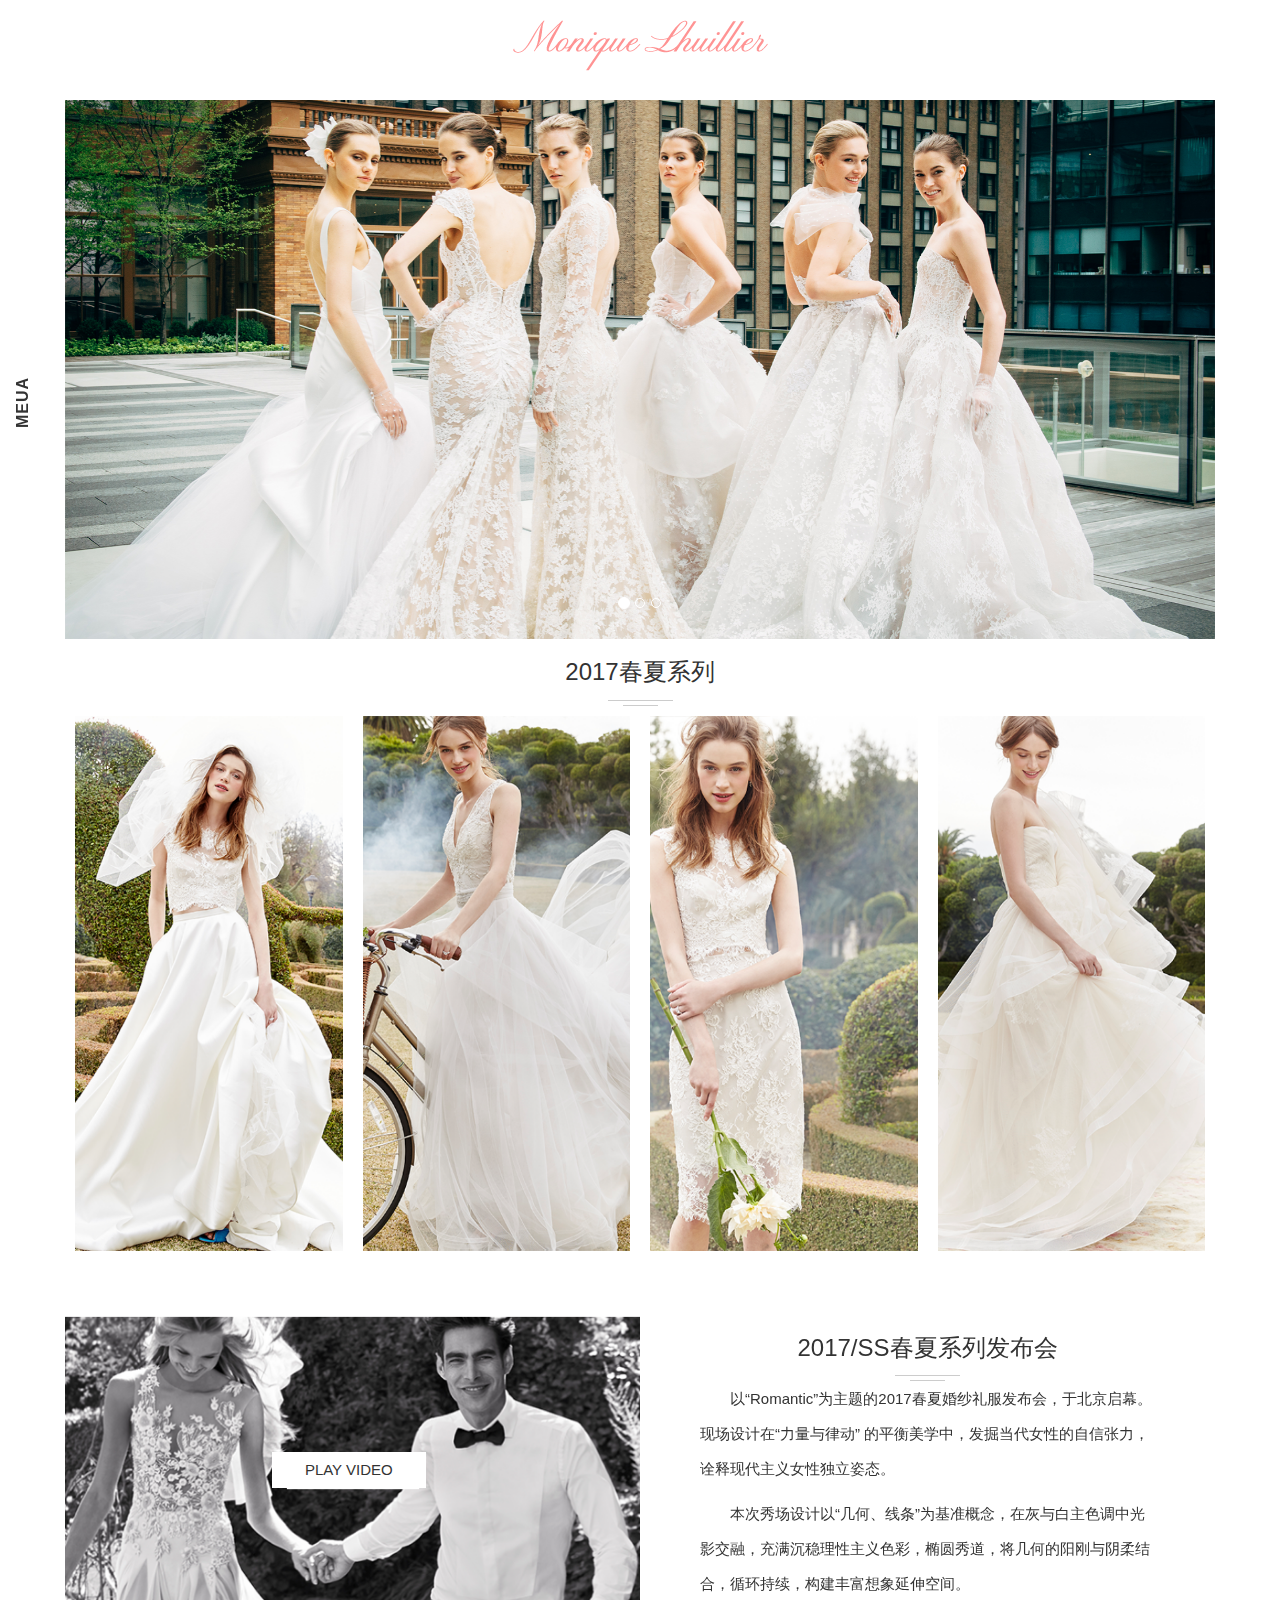
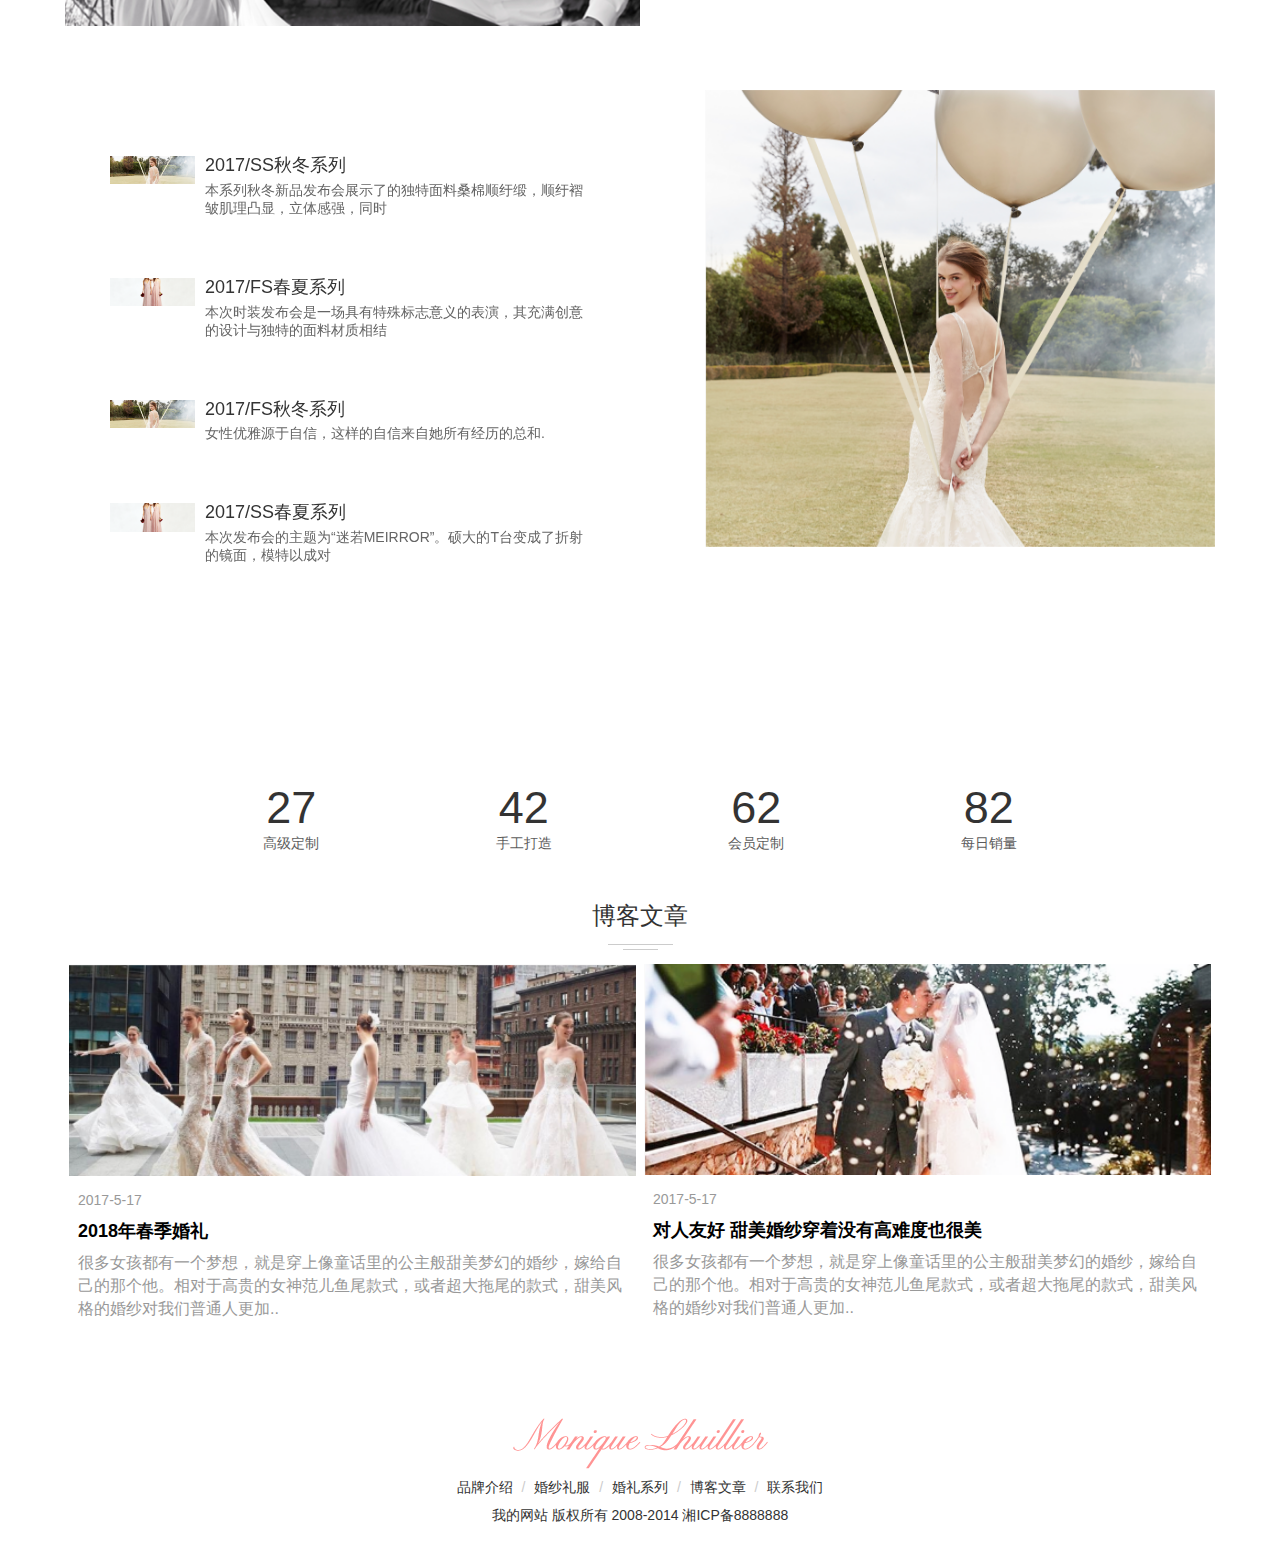
<file: index.html>
<!doctype html>
<html lang="en">
<head>
    <meta charset="UTF-8">
    <meta name="viewport" content="width=device-width, initial-scale=1.0, user-scalable=0, minimal-ui">
    <title>Document</title>
    <link href="css/bootstrap.min.css" rel="stylesheet" type="text/css"/>
    <link href="css/font-awesome.min.css" rel="stylesheet" type="text/css"/>
    <link href="css/animate.min.css" rel="stylesheet" type="text/css"/>
    <link href="css/style.css" rel="stylesheet" type="text/css"/>
    <link href="css/shouye.css" rel="stylesheet" type="text/css"/>

</head>
<body>

<div class="econav">

    <nav class="navbar navbar-default met-nav navbar-fixed-top eco-left-nav" role="navigation">
        <div class="container">
            <div class="row">
                <div class="navbar-header">
                    <a href="index.htm" class="navbar-brand navbar-logo vertical-align" title="我的设计">
                        <h1 class='hide'>我的设计</h1>
                        <div class="vertical-align-middle"><img src="images/1494920015.png" alt="我的设计" title="我的设计" /></div>
                    </a>
                    <h2 class='hide'></h2>
                </div>
                <div class="pull-right econav">
                    <ul>
                        <li class="hidden-bar-opener">
                            <button type="button">
                                <i class="fa fa-bars"></i>
                            </button>
                        </li>
                    </ul>
                </div>

            </div>
        </div>
    </nav>

    <div class="un-hr-bar-l">

        <div class="hidden-bar right-align">
            <div class="fa fa-times"></div>

            <div class="hidden-bar-wrapper">
                <div class="side-menu side-menus">
                    <form class="ipt">
                        <div class="form-group">
                            <input type="email" class="form-control input-search" id="exampleInputEmail1" placeholder="请输入关键字">
                            <button class="btn btn-default input-search-btn" type="submit">
                                <i class="fa fa-search" aria-hidden="true"></i>
                            </button>
                        </div>
                    </form>
                </div>
                <ul class="navlist">
                    <li><a href="index.html">网页首页</a></li>
                    <li class="shownav" bol="false">
                        <a href="#">品牌介绍</a>
                        <span class="pull-right jia">+</span>
                        <ul class="smalllist" bol="false">
                            <li><a href="pinpai.html">品牌介绍</a></li>
                            <li><a href="count.html">联系我们</a></li>
                        </ul>
                    </li>
                    <li class="shownav">
                        <a href="#">婚纱礼服</a>
                        <span class="pull-right jia">+</span>
                        <ul class="smalllist">
                            <li><a href="hunsha.html">全部</a></li>
                            <li><a href="hunsha2016.html">2016年秋冬系列</a></li>
                            <li><a href="hunshachun.html">2017年春夏系列</a></li>
                            <li><a href="hunshaqiu.html">2017年春夏系列</a></li>
                        </ul>
                    </li>
                    <li class="shownav">
                        <a href="hunli.html">婚礼系列</a>
                        <span class="pull-right jia">+</span>
                        <ul class="smalllist">
                            <li><a href="#">全部</a></li>
                            <li><a href="#">2017FF年秋冬系列</a></li>
                            <li><a href="#">2017FS年春夏系列</a></li>
                            <li><a href="#">2017SS年春夏系列</a></li>
                            <li><a href="#">2017SS年春夏系列</a></li>
                        </ul>
                    </li>
                    <li><a href="boke.html">博客文章</a></li>
                    <li><a href="count.html">联系我们</a></li>
                </ul>
                <div class="textabout">
                    <p>
                        DECA<br>
                        四川省成都市锦江区岳麓大街体育西路<br>岳麓南路256号<br>
                        <a href="mailto:12345678@qq.com">12345678@qq.com</a><br>
                        86-1234567890
                    </p>
                </div>
            </div>
      </div>
        <div class="un-hr-bar-r">
            <span>MEUA</span>
        </div>
    </div>
 </div>
<div class="banner">
    <div class="row">
        <div class="col-md-12">
            <div id="carousel-example-generic" class="carousel slide" data-ride="carousel">
                <!-- Indicators -->
                <ol class="carousel-indicators">
                    <li data-target="#carousel-example-generic" data-slide-to="0" class="active"></li>
                    <li data-target="#carousel-example-generic" data-slide-to="1"></li>
                    <li data-target="#carousel-example-generic" data-slide-to="2"></li>
                </ol>

                <!-- Wrapper for slides -->
                <div class="carousel-inner" role="listbox">
                    <div class="item active">
                        <img src="images/banner3.png" alt="..." class="img-responsive">
                    </div>
                    <div class="item">
                        <img src="images/banner4.png" alt="..." class="img-responsive">
                    </div>
                    <div class="item">
                        <img src="images/banner3.png" alt="..." class="img-responsive">
                    </div>
                </div>

                <!-- Controls -->
            </div>
        </div>
    </div>
    <div class="tit">
        <p class="h3">2017春夏系列</p>
        <hr class="liner lin1"/></br>
        <hr class="liner lin2"/>
    </div>
    <div class="row inpic">
        <div class="col-md-3 pic1">
            <img src="images/3pic.jpg" class="img-responsive"/>
            <div class="motai">
                <div class="innermo">
                    <h3>2017春夏系列</h3>
                    <p>婚纱可单指身上穿的服饰， 也可以包括头纱、捧花部分。婚纱的颜色，款式等视乎各项因素,包括文化，宗教及时装潮流等。婚纱来自西方，有别于以红色为主的中式传统裙褂。白..</p>
                </div>
            </div>
        </div>

        <div class="col-md-3 pic1">
            <img src="images/4pic.jpg" class="img-responsive"/>
            <div class="motai">
                <div class="innermo">
                    <h3>2017春夏系列</h3>
                    <p>婚纱可单指身上穿的服饰， 也可以包括头纱、捧花部分。婚纱的颜色，款式等视乎各项因素,包括文化，宗教及时装潮流等。婚纱来自西方，有别于以红色为主的中式传统裙褂。白..</p>
                </div>
            </div>
        </div>
        <div class="col-md-3 pic1">
            <img src="images/5pic.jpg" class="img-responsive"/>
            <div class="motai">
                <div class="innermo">
                    <h3>2017春夏系列</h3>
                    <p>婚纱可单指身上穿的服饰， 也可以包括头纱、捧花部分。婚纱的颜色，款式等视乎各项因素,包括文化，宗教及时装潮流等。婚纱来自西方，有别于以红色为主的中式传统裙褂。白..</p>
                </div>
            </div>
        </div>
        <div class="col-md-3 pic1">
            <img src="images/6pic.jpg" class="img-responsive"/>
            <div class="motai">
                <div class="innermo">
                    <h3>2017春夏系列</h3>
                    <p>婚纱可单指身上穿的服饰， 也可以包括头纱、捧花部分。婚纱的颜色，款式等视乎各项因素,包括文化，宗教及时装潮流等。婚纱来自西方，有别于以红色为主的中式传统裙褂。白..</p>
                </div>
            </div>
        </div>
    </div>
    <div class="row nexsfabu">
        <div class="col-md-6">
            <div class="myvideo">
                <img src="images/diveo.png" class="img-responsive"/>
                <div id="link">PLAY VIDEO</div>
                <div id="myModal" class="modal fade" tabindex="-1" role="dialog" aria-labelledby="myModalLabel" aria-hidden="true">
                    <div class="modal-dialog">
                        <div class="modal-content">
                            <div class="modal-header">
                                <button type="button" class="close" data-dismiss="modal" aria-hidden="true">×</button>
                            </div>
                            <div class="modal-body">
                                <iframe width="400" height="300" frameborder="0" allowfullscreen=""></iframe>
                            </div>
                        </div>
                    </div>
                </div>
            </div>


        </div>
        <div class="col-md-6 xinwen">

            <p class="h3">2017/SS春夏系列发布会</p>
            <hr class="liner lin1"/></br>
            <hr class="liner lin2"/>
            <p class="textp">以“Romantic”为主题的2017春夏婚纱礼服发布会，于北京启幕。现场设计在“力量与律动” 的平衡美学中，发掘当代女性的自信张力，诠释现代主义女性独立姿态。</p>
            <p class="textp">本次秀场设计以“几何、线条”为基准概念，在灰与白主色调中光影交融，充满沉稳理性主义色彩，椭圆秀道，将几何的阳刚与阴柔结合，循环持续，构建丰富想象延伸空间。</p>
        </div>
    </div>
    <div class="row meitibot">
        <div class="col-md-6 leftmei">
            <div class="media">
                <div class="media-left smallpic">
                    <a href="#">
                        <img class="media-object" src="images/1banner.jpg" alt="...">
                    </a>
                </div>
                <div class="media-body">
                    <h4 class="media-heading">2017/SS秋冬系列</h4>
                    <p>本系列秋冬新品发布会展示了的独特面料桑棉顺纡缎，顺纡褶皱肌理凸显，立体感强，同时</p>
                </div>
            </div>
            <div class="media">
                <div class="media-left smallpic">
                    <a href="#">
                        <img class="media-object" src="images/2banner.jpg" alt="...">
                    </a>
                </div>
                <div class="media-body">
                    <h4 class="media-heading">2017/FS春夏系列</h4>
                    <p>本次时装发布会是一场具有特殊标志意义的表演，其充满创意的设计与独特的面料材质相结</p>
                </div>
            </div>
            <div class="media">
                <div class="media-left smallpic">
                    <a href="#">
                        <img class="media-object" src="images/1banner.jpg" alt="...">
                    </a>
                </div>
                <div class="media-body">
                    <h4 class="media-heading">2017/FS秋冬系列</h4>
                    <p>女性优雅源于自信，这样的自信来自她所有经历的总和.</p>
                </div>
            </div>
            <div class="media">
                <div class="media-left smallpic">
                    <a href="#">
                        <img class="media-object" src="images/2banner.jpg" alt="...">
                    </a>
                </div>
                <div class="media-body">
                    <h4 class="media-heading">2017/SS春夏系列</h4>
                    <p>本次发布会的主题为“迷若MEIRROR”。硕大的T台变成了折射的镜面，模特以成对</p>
                </div>
            </div>
        </div>
        <div class="col-md-6 rightpic wow slideInLeft" data-wow-duration="2s" data-wow-delay="5s">
            <img src="images/12.png" class="img-responsive">
        </div>
    </div>
    <div class="row backg">
        <div class="opct">
                <ul>
                    <li>
                        <h3 class="num">10</h3>
                        <p>高级定制</p>
                    </li>
                    <li>
                        <h3 class="num2">25</h3>
                        <p>手工打造</p>
                    </li>
                    <li>
                        <h3 class="num3">45</h3>
                        <p>会员定制</p>
                    </li>
                    <li>
                        <h3 class="num4">65</h3>
                        <p>每日销量</p>
                    </li>
                </ul>
        </div>
    </div>
    <div class="botwen">
        <div class="tit">
            <p class="h3">博客文章</p>
            <hr class="liner lin1"/></br>
            <hr class="liner lin2"/>
        </div>
        <div class="row">
            <div class="col-md-6 col-xs-6">
                <div class="thumbnail">
                    <span class="picfan"><img src="images/13.png" alt="..." class="img-responsive"></span>
                    <div class="caption">
                        <span>2017-5-17</span>
                        <h4>2018年春季婚礼</h4>
                        <p>很多女孩都有一个梦想，就是穿上像童话里的公主般甜美梦幻的婚纱，嫁给自己的那个他。相对于高贵的女神范儿鱼尾款式，或者超大拖尾的款式，甜美风格的婚纱对我们普通人更加..</p>
                    </div>
                </div>

            </div>
            <div class="col-md-6 col-xs-6">
                <div class="thumbnail">
                    <span class="picfan"><img src="images/14.png" alt="..." class="img-responsive"></span>
                    <div class="caption">
                        <span>2017-5-17</span>
                        <h4>对人友好 甜美婚纱穿着没有高难度也很美</h4>
                        <p>很多女孩都有一个梦想，就是穿上像童话里的公主般甜美梦幻的婚纱，嫁给自己的那个他。相对于高贵的女神范儿鱼尾款式，或者超大拖尾的款式，甜美风格的婚纱对我们普通人更加..</p>
                    </div>
                </div>
            </div>

        </div>

    </div>
</div>
<footer>
    <div class="navfoot  text-center">
        <div class="container">
            <p class="diceng"><img src="images/1494920015.png" class="img-responsive" /></p>
            <ul class="breadcrumb">

                <li><a href="index-1.htm"   title="品牌介绍">品牌介绍</a></li>

                <li><a href="index-2.htm"   title="婚纱礼服">婚纱礼服</a></li>

                <li><a href="index-3.htm"   title="婚礼系列">婚礼系列</a></li>

                <li><a href="#"  title="博客文章">博客文章</a></li>

                <li><a href="#"   title="联系我们">联系我们</a></li>
            </ul>
        </div>
    </div>
    <div class="container text-center">
        <p>我的网站 版权所有 2008-2014 湘ICP备8888888 </p>
    </div>
</footer>

</body>
</html>
<script src="js/jquery-1.11.3.min.js"></script>
<script src="js/bootstrap.min.js"></script>
<script src="js/gonggong.js"></script>
</file>
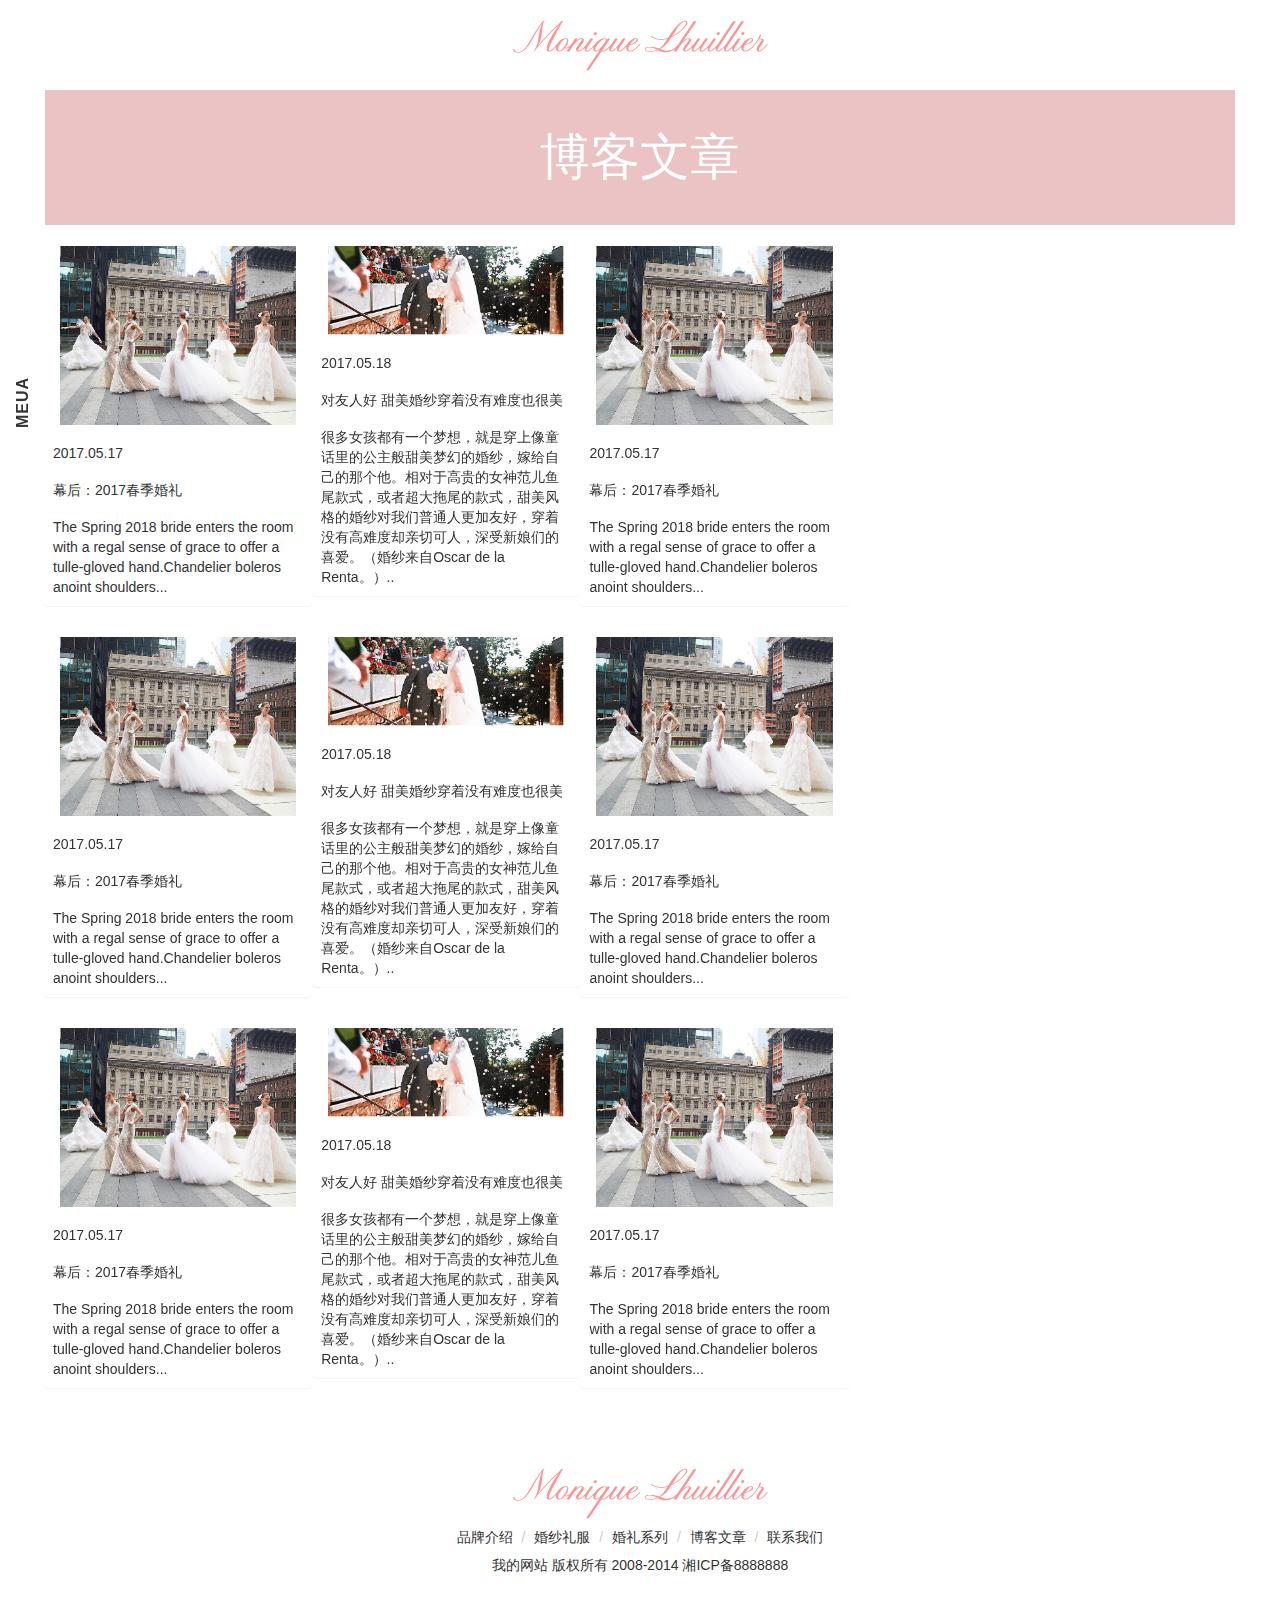
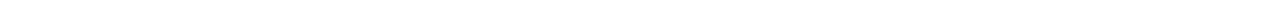
<file: boke.html>
<!doctype html>
<html lang="en">
<head>
    <meta charset="UTF-8">
    <meta name="viewport" content="width=device-width, initial-scale=1.0, user-scalable=0, minimal-ui">
    <title>Document</title>
    <link href="css/bootstrap.min.css" rel="stylesheet" type="text/css"/>
    <link href="css/font-awesome.min.css" rel="stylesheet" type="text/css"/>
    <link href="css/style.css" rel="stylesheet" type="text/css"/>
    <link href="css/shouye.css" rel="stylesheet" type="text/css"/>
    <link href="css/pages.css" rel="stylesheet" type="text/css"/>

</head>
<body>

<div class="econav">

    <nav class="navbar navbar-default met-nav navbar-fixed-top eco-left-nav" role="navigation">
        <div class="container">
            <div class="row">
                <div class="navbar-header">
                    <a href="index.htm" class="navbar-brand navbar-logo vertical-align" title="我的设计">
                        <h1 class='hide'>我的设计</h1>
                        <div class="vertical-align-middle"><img src="images/1494920015.png" alt="我的设计" title="我的设计" /></div>
                    </a>
                    <h2 class='hide'></h2>
                </div>
                <div class="pull-right econav">
                    <ul>
                        <li class="hidden-bar-opener">
                            <button type="button">
                                <i class="fa fa-bars"></i>
                            </button>
                        </li>
                    </ul>
                </div>

            </div>
        </div>
    </nav>

    <div class="un-hr-bar-l">

        <div class="hidden-bar right-align">
            <div class="fa fa-times"></div>

            <div class="hidden-bar-wrapper">
                <div class="side-menu side-menus">
                    <form class="ipt">
                        <div class="form-group">
                            <input type="email" class="form-control input-search" id="exampleInputEmail1" placeholder="请输入关键字">
                            <button class="btn btn-default input-search-btn" type="submit">
                                <i class="fa fa-search" aria-hidden="true"></i>
                            </button>
                        </div>
                    </form>
                </div>
                <ul class="navlist">
                    <li><a href="index.html">网页首页</a></li>
                    <li class="shownav" bol="false">
                        <a href="#">品牌介绍</a>
                        <span class="pull-right jia">+</span>
                        <ul class="smalllist" bol="false">
                            <li><a href="pinpai.html">品牌介绍</a></li>
                            <li><a href="count.html">联系我们</a></li>
                        </ul>
                    </li>
                    <li class="shownav">
                        <a href="#">婚纱礼服</a>
                        <span class="pull-right jia">+</span>
                        <ul class="smalllist">
                            <li><a href="hunsha.html">全部</a></li>
                            <li><a href="hunsha2016.html">2016年秋冬系列</a></li>
                            <li><a href="hunshachun.html">2017年春夏系列</a></li>
                            <li><a href="hunshaqiu.html">2017年春夏系列</a></li>
                        </ul>
                    </li>
                    <li class="shownav">
                        <a href="hunli.html">婚礼系列</a>
                        <span class="pull-right jia">+</span>
                        <ul class="smalllist">
                            <li><a href="#">全部</a></li>
                            <li><a href="#">2017FF年秋冬系列</a></li>
                            <li><a href="#">2017FS年春夏系列</a></li>
                            <li><a href="#">2017SS年春夏系列</a></li>
                            <li><a href="#">2017SS年春夏系列</a></li>
                        </ul>
                    </li>
                    <li><a href="boke.html">博客文章</a></li>
                    <li><a href="count.html">联系我们</a></li>
                </ul>
                <div class="textabout">
                    <p>
                        DECA<br>
                        四川省成都市锦江区岳麓大街体育西路<br>岳麓南路256号<br>
                        <a href="mailto:12345678@qq.com">12345678@qq.com</a><br>
                        86-1234567890
                    </p>
                </div>
            </div>
      </div>
        <div class="un-hr-bar-r">
            <span>MEUA</span>
        </div>
    </div>
 </div>

<div class="mina">
    <h2>博客文章</h2>

        <div class="row boke">
            <div class="col-md-8">
                <div class="row bomian">
                    <div class="col-md-4">
                        <div class="panel panel-default">
                            <!-- Default panel contents -->
                            <div class="panel-heading"><img src="images/bo1.png" class="img-responsive"/></div>

                            <!-- Table -->
                            <table class="table">
                                <tr>
                                    <td>2017.05.17</td>
                                </tr>
                                <tr>
                                    <td>幕后：2017春季婚礼</td>
                                </tr>
                                <tr>
                                    <td>The Spring 2018 bride enters the room with a regal sense of grace to offer a tulle-gloved hand.Chandelier boleros anoint shoulders...</td>
                                </tr>
                            </table>
                        </div>
                    </div>
                    <div class="col-md-4">
                        <div class="panel panel-default">
                            <!-- Default panel contents -->
                            <div class="panel-heading"><img src="images/bo2.png" class="img-responsive"/></div>

                            <!-- Table -->
                            <table class="table">
                                <tr>
                                    <td>2017.05.18</td>
                                </tr>
                                <tr>
                                    <td>对友人好 甜美婚纱穿着没有难度也很美</td>
                                </tr>
                                <tr>
                                    <td>很多女孩都有一个梦想，就是穿上像童话里的公主般甜美梦幻的婚纱，嫁给自己的那个他。相对于高贵的女神范儿鱼尾款式，或者超大拖尾的款式，甜美风格的婚纱对我们普通人更加友好，穿着没有高难度却亲切可人，深受新娘们的喜爱。（婚纱来自Oscar de la Renta。）..</td>
                                </tr>
                            </table>
                        </div>
                    </div>
                    <div class="col-md-4">
                        <div class="panel panel-default">
                            <!-- Default panel contents -->
                            <div class="panel-heading"><img src="images/bo1.png" class="img-responsive"/></div>

                            <!-- Table -->
                            <table class="table">
                                <tr>
                                    <td>2017.05.17</td>
                                </tr>
                                <tr>
                                    <td>幕后：2017春季婚礼</td>
                                </tr>
                                <tr>
                                    <td>The Spring 2018 bride enters the room with a regal sense of grace to offer a tulle-gloved hand.Chandelier boleros anoint shoulders...</td>
                                </tr>
                            </table>
                        </div>
                    </div>
                </div>
                <div class="row bomian">
                    <div class="col-md-4">
                        <div class="panel panel-default">
                            <!-- Default panel contents -->
                            <div class="panel-heading"><img src="images/bo1.png" class="img-responsive"/></div>

                            <!-- Table -->
                            <table class="table">
                                <tr>
                                    <td>2017.05.17</td>
                                </tr>
                                <tr>
                                    <td>幕后：2017春季婚礼</td>
                                </tr>
                                <tr>
                                    <td>The Spring 2018 bride enters the room with a regal sense of grace to offer a tulle-gloved hand.Chandelier boleros anoint shoulders...</td>
                                </tr>
                            </table>
                        </div>
                    </div>
                    <div class="col-md-4">
                        <div class="panel panel-default">
                            <!-- Default panel contents -->
                            <div class="panel-heading"><img src="images/bo2.png" class="img-responsive"/></div>

                            <!-- Table -->
                            <table class="table">
                                <tr>
                                    <td>2017.05.18</td>
                                </tr>
                                <tr>
                                    <td>对友人好 甜美婚纱穿着没有难度也很美</td>
                                </tr>
                                <tr>
                                    <td>很多女孩都有一个梦想，就是穿上像童话里的公主般甜美梦幻的婚纱，嫁给自己的那个他。相对于高贵的女神范儿鱼尾款式，或者超大拖尾的款式，甜美风格的婚纱对我们普通人更加友好，穿着没有高难度却亲切可人，深受新娘们的喜爱。（婚纱来自Oscar de la Renta。）..</td>
                                </tr>
                            </table>
                        </div>
                    </div>
                    <div class="col-md-4">
                        <div class="panel panel-default">
                            <!-- Default panel contents -->
                            <div class="panel-heading"><img src="images/bo1.png" class="img-responsive"/></div>

                            <!-- Table -->
                            <table class="table">
                                <tr>
                                    <td>2017.05.17</td>
                                </tr>
                                <tr>
                                    <td>幕后：2017春季婚礼</td>
                                </tr>
                                <tr>
                                    <td>The Spring 2018 bride enters the room with a regal sense of grace to offer a tulle-gloved hand.Chandelier boleros anoint shoulders...</td>
                                </tr>
                            </table>
                        </div>
                    </div>
                </div>
                <div class="row bomian">
                    <div class="col-md-4">
                        <div class="panel panel-default">
                            <!-- Default panel contents -->
                            <div class="panel-heading"><img src="images/bo1.png" class="img-responsive"/></div>

                            <!-- Table -->
                            <table class="table">
                                <tr>
                                    <td>2017.05.17</td>
                                </tr>
                                <tr>
                                    <td>幕后：2017春季婚礼</td>
                                </tr>
                                <tr>
                                    <td>The Spring 2018 bride enters the room with a regal sense of grace to offer a tulle-gloved hand.Chandelier boleros anoint shoulders...</td>
                                </tr>
                            </table>
                        </div>
                    </div>
                    <div class="col-md-4">
                        <div class="panel panel-default">
                            <!-- Default panel contents -->
                            <div class="panel-heading"><img src="images/bo2.png" class="img-responsive"/></div>

                            <!-- Table -->
                            <table class="table">
                                <tr>
                                    <td>2017.05.18</td>
                                </tr>
                                <tr>
                                    <td>对友人好 甜美婚纱穿着没有难度也很美</td>
                                </tr>
                                <tr>
                                    <td>很多女孩都有一个梦想，就是穿上像童话里的公主般甜美梦幻的婚纱，嫁给自己的那个他。相对于高贵的女神范儿鱼尾款式，或者超大拖尾的款式，甜美风格的婚纱对我们普通人更加友好，穿着没有高难度却亲切可人，深受新娘们的喜爱。（婚纱来自Oscar de la Renta。）..</td>
                                </tr>
                            </table>
                        </div>
                    </div>
                    <div class="col-md-4">
                        <div class="panel panel-default">
                            <!-- Default panel contents -->
                            <div class="panel-heading"><img src="images/bo1.png" class="img-responsive"/></div>

                            <!-- Table -->
                            <table class="table">
                                <tr>
                                    <td>2017.05.17</td>
                                </tr>
                                <tr>
                                    <td>幕后：2017春季婚礼</td>
                                </tr>
                                <tr>
                                    <td>The Spring 2018 bride enters the room with a regal sense of grace to offer a tulle-gloved hand.Chandelier boleros anoint shoulders...</td>
                                </tr>
                            </table>
                        </div>
                    </div>
                </div>
            </div>
            <div class="col-md-4"></div>
        </div>

</div>
<footer>
    <div class="navfoot  text-center">
        <div class="container">
            <p class="diceng"><img src="images/1494920015.png" class="img-responsive" /></p>
            <ul class="breadcrumb">

                <li><a href="index-1.htm"   title="品牌介绍">品牌介绍</a></li>

                <li><a href="index-2.htm"   title="婚纱礼服">婚纱礼服</a></li>

                <li><a href="index-3.htm"   title="婚礼系列">婚礼系列</a></li>

                <li><a href="#"  title="博客文章">博客文章</a></li>

                <li><a href="#"   title="联系我们">联系我们</a></li>
            </ul>
        </div>
    </div>
    <div class="container text-center">
        <p>我的网站 版权所有 2008-2014 湘ICP备8888888 </p>
    </div>
</footer>

</body>
</html>
<script src="js/jquery-1.11.3.min.js"></script>
<script src="js/bootstrap.min.js"></script>
<script src="js/gonggong.js"></script>
</file>
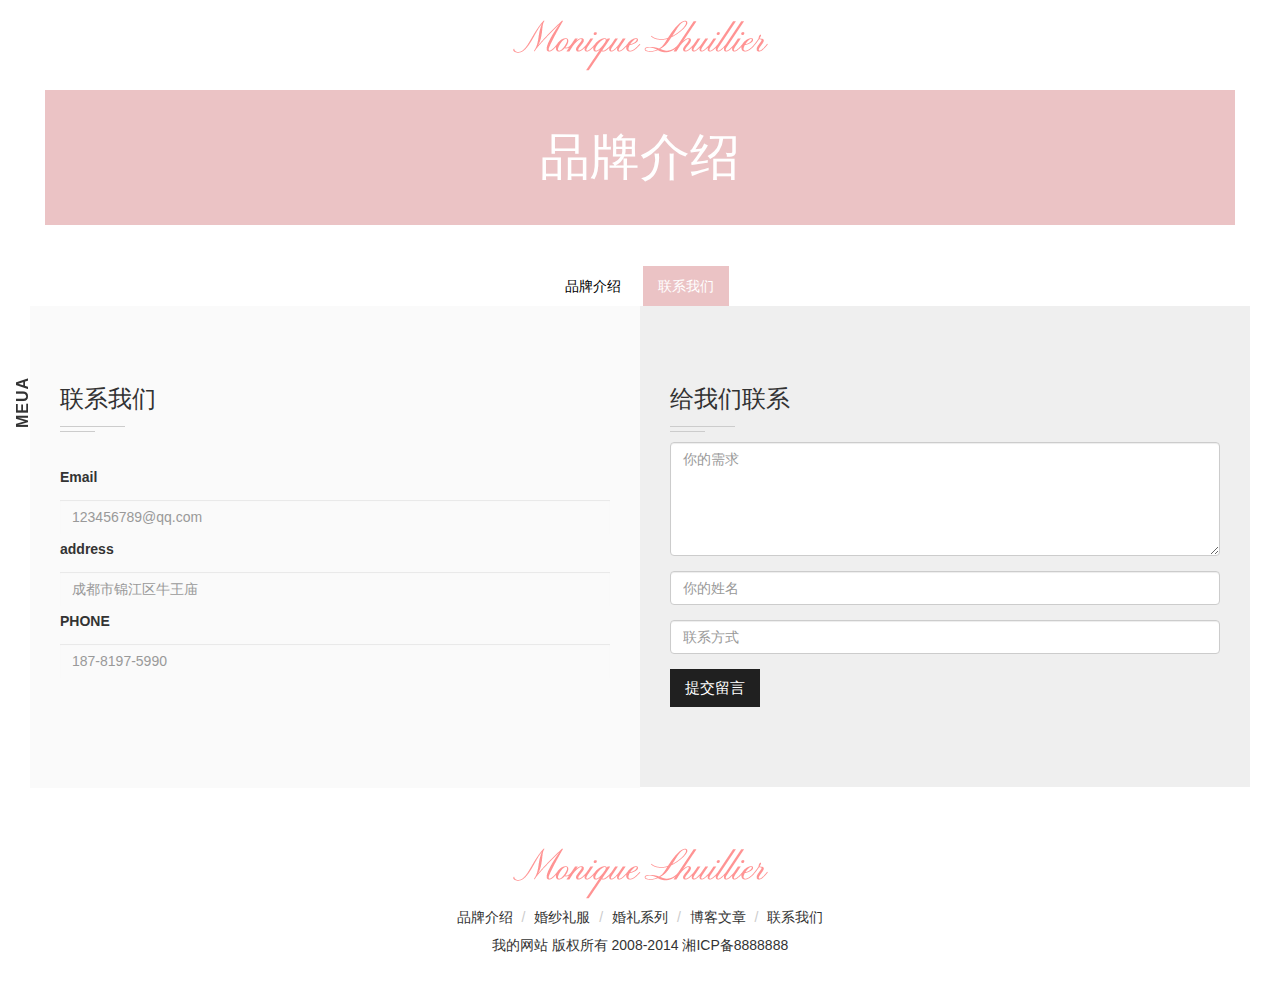
<file: count.html>
<!doctype html>
<html lang="en">
<head>
    <meta charset="UTF-8">
    <meta name="viewport" content="width=device-width, initial-scale=1.0, user-scalable=0, minimal-ui">
    <title>Document</title>
    <link href="css/bootstrap.min.css" rel="stylesheet" type="text/css"/>
    <link href="css/font-awesome.min.css" rel="stylesheet" type="text/css"/>
    <link href="css/style.css" rel="stylesheet" type="text/css"/>
    <link href="css/shouye.css" rel="stylesheet" type="text/css"/>
    <link href="css/pages.css" rel="stylesheet" type="text/css"/>

</head>
<body>

<div class="econav">

    <nav class="navbar navbar-default met-nav navbar-fixed-top eco-left-nav" role="navigation">
        <div class="container">
            <div class="row">
                <div class="navbar-header">
                    <a href="index.htm" class="navbar-brand navbar-logo vertical-align" title="我的设计">
                        <h1 class='hide'>我的设计</h1>
                        <div class="vertical-align-middle"><img src="images/1494920015.png" alt="我的设计" title="我的设计" /></div>
                    </a>
                    <h2 class='hide'></h2>
                </div>
                <div class="pull-right econav">
                    <ul>
                        <li class="hidden-bar-opener">
                            <button type="button">
                                <i class="fa fa-bars"></i>
                            </button>
                        </li>
                    </ul>
                </div>

            </div>
        </div>
    </nav>

    <div class="un-hr-bar-l">

        <div class="hidden-bar right-align">
            <div class="fa fa-times"></div>

            <div class="hidden-bar-wrapper">
                <div class="side-menu side-menus">
                    <form class="ipt">
                        <div class="form-group">
                            <input type="email" class="form-control input-search" id="exampleInputEmail1" placeholder="请输入关键字">
                            <button class="btn btn-default input-search-btn" type="submit">
                                <i class="fa fa-search" aria-hidden="true"></i>
                            </button>
                        </div>
                    </form>
                </div>
                <ul class="navlist">
                    <li><a href="index.html">网页首页</a></li>
                    <li class="shownav" bol="false">
                        <a href="pinpai.html">品牌介绍</a>
                        <span class="pull-right jia">+</span>
                        <ul class="smalllist" bol="false">
                            <li><a href="pinpai.html">品牌介绍</a></li>
                            <li><a href="count.html">联系我们</a></li>
                        </ul>
                    </li>
                    <li class="shownav">
                        <a href="hunsha.html">婚纱礼服</a>
                        <span class="pull-right jia">+</span>
                        <ul class="smalllist">
                            <li><a href="hunsha.html">全部</a></li>
                            <li><a href="hunsha2016.html">2016年秋冬系列</a></li>
                            <li><a href="hunshachun.html">2017年春夏系列</a></li>
                            <li><a href="hunshaqiu.html">2017年春夏系列</a></li>
                        </ul>
                    </li>
                    <li class="shownav">
                        <a href="hunli.html">婚礼系列</a>
                        <span class="pull-right jia">+</span>
                        <ul class="smalllist">
                            <li><a href="#">全部</a></li>
                            <li><a href="#">2017FF年秋冬系列</a></li>
                            <li><a href="#">2017FS年春夏系列</a></li>
                            <li><a href="#">2017SS年春夏系列</a></li>
                            <li><a href="#">2017SS年春夏系列</a></li>
                        </ul>
                    </li>
                    <li><a href="boke.html">博客文章</a></li>
                    <li><a href="count.html">联系我们</a></li>
                </ul>
                <div class="textabout">
                    <p>
                        DECA<br>
                        四川省成都市锦江区岳麓大街体育西路<br>岳麓南路256号<br>
                        <a href="mailto:12345678@qq.com">12345678@qq.com</a><br>
                        86-1234567890
                    </p>
                </div>
            </div>
      </div>
        <div class="un-hr-bar-r">
            <span>MEUA</span>
        </div>
    </div>
 </div>

<div class="mina">
    <h2>品牌介绍</h2>
    <ul class=" nav nav-tabs text-center">
        <li><a href="pinpai.html"> 品牌介绍</a></li>
        <li class="active"><a href="count.html"> 联系我们</a></li>
    </ul>
    <div class="ctext">
        <div class="row tbot">
            <div class="col-md-6 conbot">
                <div class="tit">
                    <p class="h3">联系我们</p>
                    <hr class="liner lin1"/></br>
                    <hr class="liner lin2"/>
                </div>
                <form class="lianxi">
                    <div class="form-group">
                        <label for="exampleInputEmail1">Email</label>
                        <input type="email" class="form-control"  placeholder="123456789@qq.com">
                    </div>
                    <div class="form-group">
                        <label for="exampleInputEmail1">address</label>
                        <input type="email" class="form-control"  placeholder="成都市锦江区牛王庙">
                    </div>
                    <div class="form-group">
                        <label for="exampleInputEmail1">PHONE</label>
                        <input type="email" class="form-control"  placeholder="187-8197-5990">
                    </div>
                </form>

            </div>
            <div class="col-md-6 conright">
                <div class="tit">
                    <p class="h3">给我们联系</p>
                    <hr class="liner lin1"/></br>
                    <hr class="liner lin2"/>
                </div>
                <form class="ritext">
                    <div class="form-group">
                        <textarea class="form-control" rows="5"  placeholder="你的需求"></textarea>
                    </div>
                    <div class="form-group">
                        <input type="email" class="form-control"  placeholder="你的姓名">
                    </div>
                    <div class="form-group">
                        <input type="email" class="form-control" placeholder="联系方式">
                    </div>
                    <button type="button" class="ribtn">提交留言</button>
                </form>
            </div>
        </div>
    </div>

</div>
<footer>
    <div class="navfoot  text-center">
        <div class="container">
            <p class="diceng"><img src="images/1494920015.png" class="img-responsive" /></p>
            <ul class="breadcrumb">

                <li><a href="index-1.htm"   title="品牌介绍">品牌介绍</a></li>

                <li><a href="index-2.htm"   title="婚纱礼服">婚纱礼服</a></li>

                <li><a href="index-3.htm"   title="婚礼系列">婚礼系列</a></li>

                <li><a href="#"  title="博客文章">博客文章</a></li>

                <li><a href="#"   title="联系我们">联系我们</a></li>
            </ul>
        </div>
    </div>
    <div class="container text-center">
        <p>我的网站 版权所有 2008-2014 湘ICP备8888888 </p>
    </div>
</footer>

</body>
</html>
<script src="js/jquery-1.11.3.min.js"></script>
<script src="js/bootstrap.min.js"></script>
<script src="js/gonggong.js"></script>
</file>
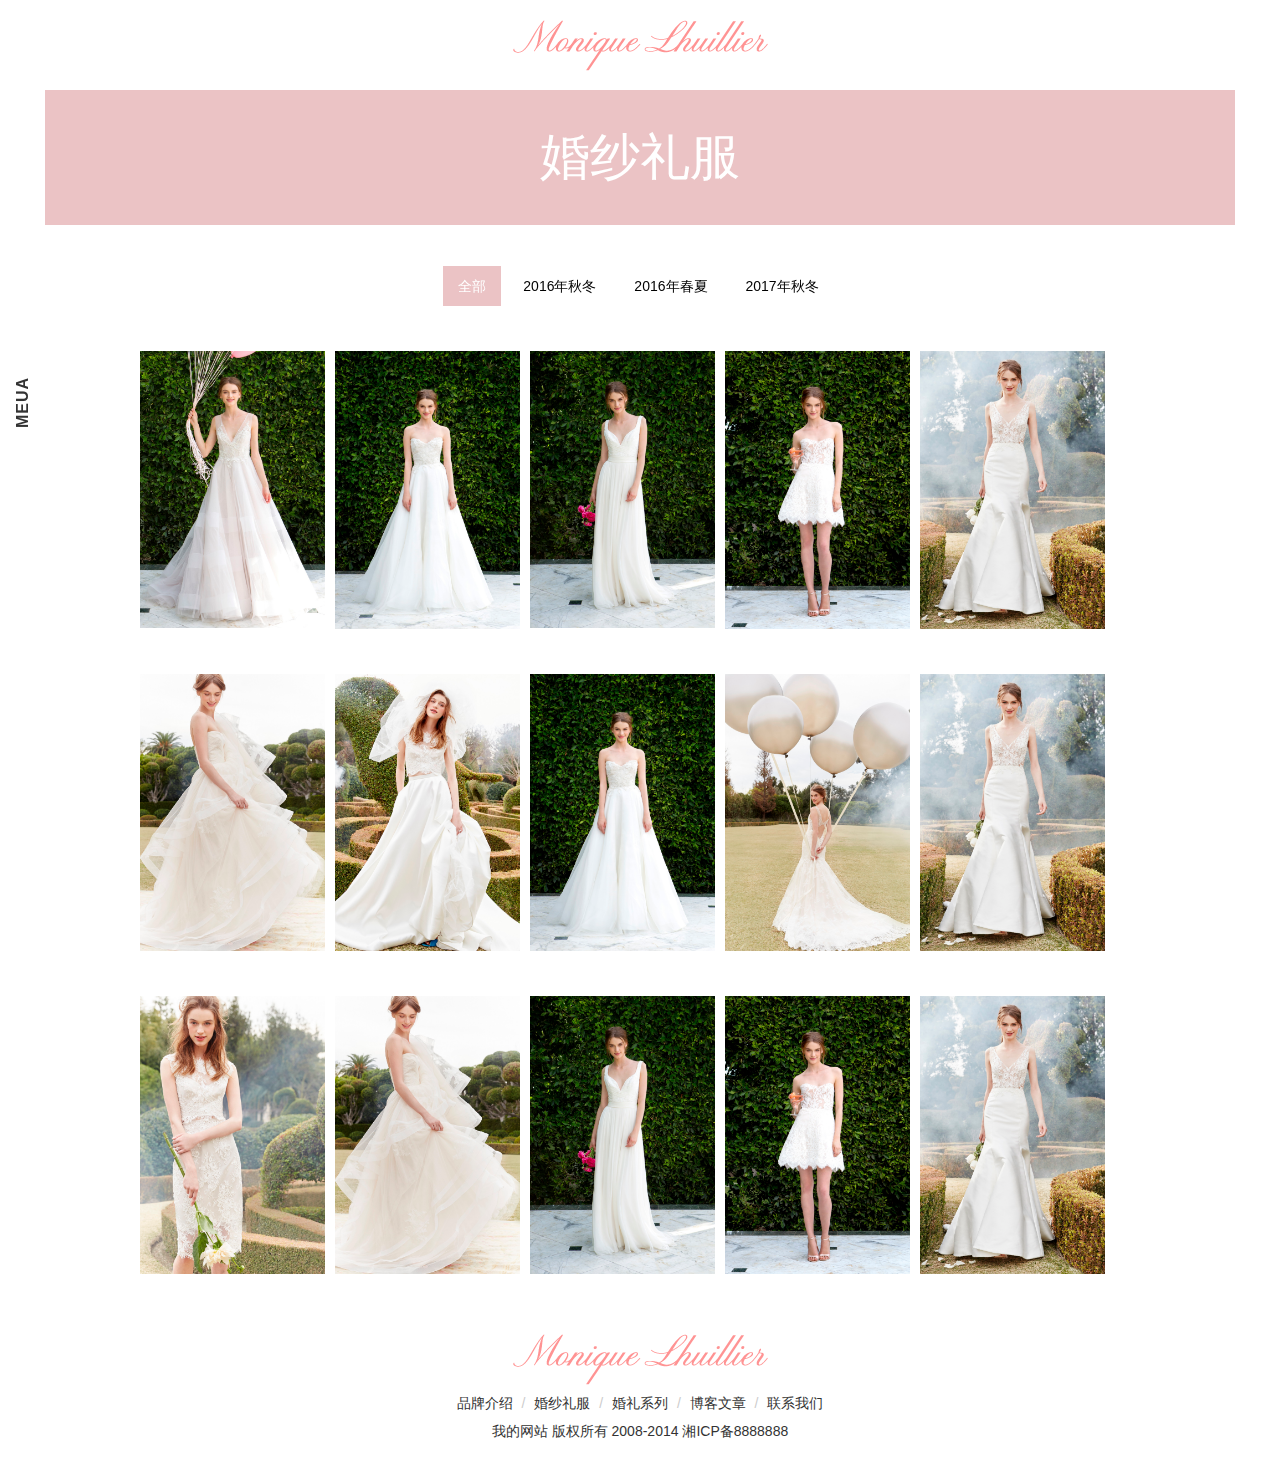
<file: hunsha.html>
<!doctype html>
<html lang="en">
<head>
    <meta charset="UTF-8">
    <meta name="viewport" content="width=device-width, initial-scale=1.0, user-scalable=0, minimal-ui">
    <title>Document</title>
    <link href="css/bootstrap.min.css" rel="stylesheet" type="text/css"/>
    <link href="css/font-awesome.min.css" rel="stylesheet" type="text/css"/>
    <link href="css/style.css" rel="stylesheet" type="text/css"/>
    <link href="css/shouye.css" rel="stylesheet" type="text/css"/>
    <link href="css/pages.css" rel="stylesheet" type="text/css"/>

</head>
<body>

<div class="econav">

    <nav class="navbar navbar-default met-nav navbar-fixed-top eco-left-nav" role="navigation">
        <div class="container">
            <div class="row">
                <div class="navbar-header">
                    <a href="index.htm" class="navbar-brand navbar-logo vertical-align" title="我的设计">
                        <h1 class='hide'>我的设计</h1>
                        <div class="vertical-align-middle"><img src="images/1494920015.png" alt="我的设计" title="我的设计" /></div>
                    </a>
                    <h2 class='hide'></h2>
                </div>
                <div class="pull-right econav">
                    <ul>
                        <li class="hidden-bar-opener">
                            <button type="button">
                                <i class="fa fa-bars"></i>
                            </button>
                        </li>
                    </ul>
                </div>

            </div>
        </div>
    </nav>

    <div class="un-hr-bar-l">

        <div class="hidden-bar right-align">
            <div class="fa fa-times"></div>

            <div class="hidden-bar-wrapper">
                <div class="side-menu side-menus">
                    <form class="ipt">
                        <div class="form-group">
                            <input type="email" class="form-control input-search" id="exampleInputEmail1" placeholder="请输入关键字">
                            <button class="btn btn-default input-search-btn" type="submit">
                                <i class="fa fa-search" aria-hidden="true"></i>
                            </button>
                        </div>
                    </form>
                </div>
                <ul class="navlist">
                    <li><a href="index.html">网页首页</a></li>
                    <li class="shownav" bol="false">
                        <a href="#">品牌介绍</a>
                        <span class="pull-right jia">+</span>
                        <ul class="smalllist" bol="false">
                            <li><a href="pinpai.html">品牌介绍</a></li>
                            <li><a href="count.html">联系我们</a></li>
                        </ul>
                    </li>
                    <li class="shownav">
                        <a href="hunsha.html">婚纱礼服</a>
                        <span class="pull-right jia">+</span>
                        <ul class="smalllist">
                            <li><a href="hunsha.html">全部</a></li>
                            <li><a href="hunsha2016.html">2016年秋冬系列</a></li>
                            <li><a href="hunshachun.html">2017年春夏系列</a></li>
                            <li><a href="hunshaqiu.html">2017年春夏系列</a></li>
                        </ul>
                    </li>
                    <li class="shownav">
                        <a href="#">婚礼系列</a>
                        <span class="pull-right jia">+</span>
                        <ul class="smalllist">
                            <li><a href="#">全部</a></li>
                            <li><a href="#">2017FF年秋冬系列</a></li>
                            <li><a href="#">2017FS年春夏系列</a></li>
                            <li><a href="#">2017SS年春夏系列</a></li>
                            <li><a href="#">2017SS年春夏系列</a></li>
                        </ul>
                    </li>
                    <li><a href="boke.html">博客文章</a></li>
                    <li><a href="count.html">联系我们</a></li>
                </ul>
                <div class="textabout">
                    <p>
                        DECA<br>
                        四川省成都市锦江区岳麓大街体育西路<br>岳麓南路256号<br>
                        <a href="mailto:12345678@qq.com">12345678@qq.com</a><br>
                        86-1234567890
                    </p>
                </div>
            </div>
      </div>
        <div class="un-hr-bar-r">
            <span>MEUA</span>
        </div>
    </div>
 </div>

<div class="mina">
    <h2>婚纱礼服</h2>
    <ul class=" nav nav-tabs text-center">
        <li class="active"><a href="hunsha.html"> 全部</a></li>
        <li><a href="hunsha2016.html">2016年秋冬</a></li>
        <li><a href="hunshachun.html">2016年春夏</a></li>
        <li><a href="hunshaqiu.html">2017年秋冬</a></li>
    </ul>
    <div class="row quanbupic">
        <div class="col-md-2 topxuan">
            <span  class="huntop"><img src="images/1495074494.jpg" class="img-responsive"/></span>
            <div class="motaihun"><button type="button" class="btn btn-primary" data-toggle="modal" data-target=".bs-example-modal-lg">快速查看</button></div>
            <div class="modal fade bs-example-modal-lg" tabindex="-1" role="dialog" aria-labelledby="myLargeModalLabel">
                <div class="modal-dialog modal-lg" role="document">
                    <div class="modal-content">
                        <span class="lefttx">
                            <h3>2017 monique lhuillier BL 16212 简约婚纱礼物</h3>
                            <p>婚纱可单指身上穿的服饰， 也可以包括头纱、捧花部分。婚纱的颜色，款式等视乎各项因素，包括文化，宗教及时装潮流等。婚纱来自西方，有别于以红色为主的中式传统裙褂。白色婚纱代表内心的纯洁，后来逐渐演变为童贞的象征。鱼尾裙摆凸显瘦窄的设计概念，展现新娘美丽性感的腰身，膝部以下突如美人鱼尾般的宽广裙襬，尽显新娘独有的韵致，是一款非常能够表达服饰与人气质融合为一的婚纱。</p>
                            <strong>1699.00元</strong><br/>
                            <button type="submit">立即购买</button><button type="submit">加入购物车</button>
                        </span>
                        <span class="picrit"><img src="images/1495074494.jpg" class="img-responsive"/></span>
                    </div>
                </div>
            </div>
        </div>
        <div class="col-md-2 topxuan">
            <span  class="huntop"><img src="images/1495075192.jpg" class="img-responsive"/></span>
            <div class="motaihun"><button type="button" class="btn btn-primary" data-toggle="modal" data-target=".bs-example-modal-lg">快速查看</button></div>

            <div class="modal fade bs-example-modal-lg" tabindex="-1" role="dialog" aria-labelledby="myLargeModalLabel">
                <div class="modal-dialog modal-lg" role="document">
                    <div class="modal-content">
                        <span class="lefttx">
                            <h3>2017 monique lhuillier BL 16212 简约婚纱礼物</h3>
                            <p>婚纱可单指身上穿的服饰， 也可以包括头纱、捧花部分。婚纱的颜色，款式等视乎各项因素，包括文化，宗教及时装潮流等。婚纱来自西方，有别于以红色为主的中式传统裙褂。白色婚纱代表内心的纯洁，后来逐渐演变为童贞的象征。鱼尾裙摆凸显瘦窄的设计概念，展现新娘美丽性感的腰身，膝部以下突如美人鱼尾般的宽广裙襬，尽显新娘独有的韵致，是一款非常能够表达服饰与人气质融合为一的婚纱。</p>
                            <strong>3699.00元</strong><br/>
                            <button type="submit">立即购买</button><button type="submit">加入购物车</button>
                        </span>
                        <span class="picrit"><img src="images/1495075192.jpg" class="img-responsive"/></span>
                    </div>
                </div>
            </div>
        </div>
        <div class="col-md-2 topxuan">
            <span  class="huntop"><img src="images/1495075421.jpg" class="img-responsive"/></span>
            <div class="motaihun"><button type="button" class="btn btn-primary" data-toggle="modal" data-target=".bs-example-modal-lg">快速查看</button></div>

            <div class="modal fade bs-example-modal-lg" tabindex="-1" role="dialog" aria-labelledby="myLargeModalLabel">
                <div class="modal-dialog modal-lg" role="document">
                    <div class="modal-content">
                        <span class="lefttx">
                            <h3>2017 monique lhuillier BL 16212 简约婚纱礼物</h3>
                            <p>婚纱可单指身上穿的服饰， 也可以包括头纱、捧花部分。婚纱的颜色，款式等视乎各项因素，包括文化，宗教及时装潮流等。婚纱来自西方，有别于以红色为主的中式传统裙褂。白色婚纱代表内心的纯洁，后来逐渐演变为童贞的象征。鱼尾裙摆凸显瘦窄的设计概念，展现新娘美丽性感的腰身，膝部以下突如美人鱼尾般的宽广裙襬，尽显新娘独有的韵致，是一款非常能够表达服饰与人气质融合为一的婚纱。</p>
                            <strong>2899.00元</strong><br/>
                            <button type="submit">立即购买</button><button type="submit">加入购物车</button>
                        </span>
                        <span class="picrit"><img src="images/1495075421.jpg" class="img-responsive"/></span>
                    </div>
                </div>
            </div>
        </div>
        <div class="col-md-2 topxuan">
            <span  class="huntop"><img src="images/1495075455.jpg" class="img-responsive"/></span>
            <div class="motaihun"><button type="button" class="btn btn-primary" data-toggle="modal" data-target=".bs-example-modal-lg">快速查看</button></div>

            <div class="modal fade bs-example-modal-lg" tabindex="-1" role="dialog" aria-labelledby="myLargeModalLabel">
                <div class="modal-dialog modal-lg" role="document">
                    <div class="modal-content">
                        <span class="lefttx">
                            <h3>2017 monique lhuillier BL 16212 简约婚纱礼物</h3>
                            <p>婚纱可单指身上穿的服饰， 也可以包括头纱、捧花部分。婚纱的颜色，款式等视乎各项因素，包括文化，宗教及时装潮流等。婚纱来自西方，有别于以红色为主的中式传统裙褂。白色婚纱代表内心的纯洁，后来逐渐演变为童贞的象征。鱼尾裙摆凸显瘦窄的设计概念，展现新娘美丽性感的腰身，膝部以下突如美人鱼尾般的宽广裙襬，尽显新娘独有的韵致，是一款非常能够表达服饰与人气质融合为一的婚纱。</p>
                            <strong>3799.00元</strong><br/>
                            <button type="submit">立即购买</button><button type="submit">加入购物车</button>
                        </span>
                        <span class="picrit"><img src="images/1495075455.jpg" class="img-responsive"/></span>
                    </div>
                </div>
            </div>
        </div>
        <div class="col-md-2 topxuan">
            <span  class="huntop"><img src="images/1494929964.jpg" class="img-responsive"/></span>
            <div class="motaihun"><button type="button" class="btn btn-primary" data-toggle="modal" data-target=".bs-example-modal-lg">快速查看</button></div>

            <div class="modal fade bs-example-modal-lg" tabindex="-1" role="dialog" aria-labelledby="myLargeModalLabel">
                <div class="modal-dialog modal-lg" role="document">
                    <div class="modal-content">
                        <span class="lefttx">
                            <h3>2017 monique lhuillier BL 16212 简约婚纱礼物</h3>
                            <p>婚纱可单指身上穿的服饰， 也可以包括头纱、捧花部分。婚纱的颜色，款式等视乎各项因素，包括文化，宗教及时装潮流等。婚纱来自西方，有别于以红色为主的中式传统裙褂。白色婚纱代表内心的纯洁，后来逐渐演变为童贞的象征。鱼尾裙摆凸显瘦窄的设计概念，展现新娘美丽性感的腰身，膝部以下突如美人鱼尾般的宽广裙襬，尽显新娘独有的韵致，是一款非常能够表达服饰与人气质融合为一的婚纱。</p>
                            <strong>4699.00元</strong><br/>
                            <button type="submit">立即购买</button><button type="submit">加入购物车</button>
                        </span>
                        <span class="picrit"><img src="images/1494929964.jpg" class="img-responsive"/></span>
                    </div>
                </div>
            </div>
        </div>
    </div>
    <div class="row quanbupic">
        <div class="col-md-2 topxuan">
            <span  class="huntop"><img src="images/1494929971.jpg" class="img-responsive"/></span>
            <div class="motaihun"><button type="button" class="btn btn-primary" data-toggle="modal" data-target=".bs-example-modal-lg">快速查看</button></div>
            <div class="modal fade bs-example-modal-lg" tabindex="-1" role="dialog" aria-labelledby="myLargeModalLabel">
                <div class="modal-dialog modal-lg" role="document">
                    <div class="modal-content">
                        <span class="lefttx">
                            <h3>2017 monique lhuillier BL 16212 简约婚纱礼物</h3>
                            <p>婚纱可单指身上穿的服饰， 也可以包括头纱、捧花部分。婚纱的颜色，款式等视乎各项因素，包括文化，宗教及时装潮流等。婚纱来自西方，有别于以红色为主的中式传统裙褂。白色婚纱代表内心的纯洁，后来逐渐演变为童贞的象征。鱼尾裙摆凸显瘦窄的设计概念，展现新娘美丽性感的腰身，膝部以下突如美人鱼尾般的宽广裙襬，尽显新娘独有的韵致，是一款非常能够表达服饰与人气质融合为一的婚纱。</p>
                            <strong>1699.00元</strong><br/>
                            <button type="submit">立即购买</button><button type="submit">加入购物车</button>
                        </span>
                        <span class="picrit"><img src="images/1494929971.jpg" class="img-responsive"/></span>
                    </div>
                </div>
            </div>
        </div>
        <div class="col-md-2 topxuan">
            <span  class="huntop"><img src="images/1494930252.jpg" class="img-responsive"/></span>
            <div class="motaihun"><button type="button" class="btn btn-primary" data-toggle="modal" data-target=".bs-example-modal-lg">快速查看</button></div>

            <div class="modal fade bs-example-modal-lg" tabindex="-1" role="dialog" aria-labelledby="myLargeModalLabel">
                <div class="modal-dialog modal-lg" role="document">
                    <div class="modal-content">
                        <span class="lefttx">
                            <h3>2017 monique lhuillier BL 16212 简约婚纱礼物</h3>
                            <p>婚纱可单指身上穿的服饰， 也可以包括头纱、捧花部分。婚纱的颜色，款式等视乎各项因素，包括文化，宗教及时装潮流等。婚纱来自西方，有别于以红色为主的中式传统裙褂。白色婚纱代表内心的纯洁，后来逐渐演变为童贞的象征。鱼尾裙摆凸显瘦窄的设计概念，展现新娘美丽性感的腰身，膝部以下突如美人鱼尾般的宽广裙襬，尽显新娘独有的韵致，是一款非常能够表达服饰与人气质融合为一的婚纱。</p>
                            <strong>3699.00元</strong><br/>
                            <button type="submit">立即购买</button><button type="submit">加入购物车</button>
                        </span>
                        <span class="picrit"><img src="images/1494930252.jpg" class="img-responsive"/></span>
                    </div>
                </div>
            </div>
        </div>
        <div class="col-md-2 topxuan">
            <span  class="huntop"><img src="images/1495075192.jpg" class="img-responsive"/></span>
            <div class="motaihun"><button type="button" class="btn btn-primary" data-toggle="modal" data-target=".bs-example-modal-lg">快速查看</button></div>

            <div class="modal fade bs-example-modal-lg" tabindex="-1" role="dialog" aria-labelledby="myLargeModalLabel">
                <div class="modal-dialog modal-lg" role="document">
                    <div class="modal-content">
                        <span class="lefttx">
                            <h3>2017 monique lhuillier BL 16212 简约婚纱礼物</h3>
                            <p>婚纱可单指身上穿的服饰， 也可以包括头纱、捧花部分。婚纱的颜色，款式等视乎各项因素，包括文化，宗教及时装潮流等。婚纱来自西方，有别于以红色为主的中式传统裙褂。白色婚纱代表内心的纯洁，后来逐渐演变为童贞的象征。鱼尾裙摆凸显瘦窄的设计概念，展现新娘美丽性感的腰身，膝部以下突如美人鱼尾般的宽广裙襬，尽显新娘独有的韵致，是一款非常能够表达服饰与人气质融合为一的婚纱。</p>
                            <strong>2899.00元</strong><br/>
                            <button type="submit">立即购买</button><button type="submit">加入购物车</button>
                        </span>
                        <span class="picrit"><img src="images/1495075192.jpg" class="img-responsive"/></span>
                    </div>
                </div>
            </div>
        </div>
        <div class="col-md-2 topxuan">
            <span  class="huntop"><img src="images/1494929499.jpg" class="img-responsive"/></span>
            <div class="motaihun"><button type="button" class="btn btn-primary" data-toggle="modal" data-target=".bs-example-modal-lg">快速查看</button></div>

            <div class="modal fade bs-example-modal-lg" tabindex="-1" role="dialog" aria-labelledby="myLargeModalLabel">
                <div class="modal-dialog modal-lg" role="document">
                    <div class="modal-content">
                        <span class="lefttx">
                            <h3>2017 monique lhuillier BL 16212 简约婚纱礼物</h3>
                            <p>婚纱可单指身上穿的服饰， 也可以包括头纱、捧花部分。婚纱的颜色，款式等视乎各项因素，包括文化，宗教及时装潮流等。婚纱来自西方，有别于以红色为主的中式传统裙褂。白色婚纱代表内心的纯洁，后来逐渐演变为童贞的象征。鱼尾裙摆凸显瘦窄的设计概念，展现新娘美丽性感的腰身，膝部以下突如美人鱼尾般的宽广裙襬，尽显新娘独有的韵致，是一款非常能够表达服饰与人气质融合为一的婚纱。</p>
                            <strong>3799.00元</strong><br/>
                            <button type="submit">立即购买</button><button type="submit">加入购物车</button>
                        </span>
                        <span class="picrit"><img src="images/1494929499.jpg" class="img-responsive"/></span>
                    </div>
                </div>
            </div>
        </div>
        <div class="col-md-2 topxuan">
            <span  class="huntop"><img src="images/1494929964.jpg" class="img-responsive"/></span>
            <div class="motaihun"><button type="button" class="btn btn-primary" data-toggle="modal" data-target=".bs-example-modal-lg">快速查看</button></div>

            <div class="modal fade bs-example-modal-lg" tabindex="-1" role="dialog" aria-labelledby="myLargeModalLabel">
                <div class="modal-dialog modal-lg" role="document">
                    <div class="modal-content">
                        <span class="lefttx">
                            <h3>2017 monique lhuillier BL 16212 简约婚纱礼物</h3>
                            <p>婚纱可单指身上穿的服饰， 也可以包括头纱、捧花部分。婚纱的颜色，款式等视乎各项因素，包括文化，宗教及时装潮流等。婚纱来自西方，有别于以红色为主的中式传统裙褂。白色婚纱代表内心的纯洁，后来逐渐演变为童贞的象征。鱼尾裙摆凸显瘦窄的设计概念，展现新娘美丽性感的腰身，膝部以下突如美人鱼尾般的宽广裙襬，尽显新娘独有的韵致，是一款非常能够表达服饰与人气质融合为一的婚纱。</p>
                            <strong>4699.00元</strong><br/>
                            <button type="submit">立即购买</button><button type="submit">加入购物车</button>
                        </span>
                        <span class="picrit"><img src="images/1494929964.jpg" class="img-responsive"/></span>
                    </div>
                </div>
            </div>
        </div>
    </div>
    <div class="row quanbupic">
        <div class="col-md-2 topxuan">
            <span  class="huntop"><img src="images/1494929837.jpg" class="img-responsive"/></span>
            <div class="motaihun"><button type="button" class="btn btn-primary" data-toggle="modal" data-target=".bs-example-modal-lg">快速查看</button></div>
            <div class="modal fade bs-example-modal-lg" tabindex="-1" role="dialog" aria-labelledby="myLargeModalLabel">
                <div class="modal-dialog modal-lg" role="document">
                    <div class="modal-content">
                        <span class="lefttx">
                            <h3>2017 monique lhuillier BL 16212 简约婚纱礼物</h3>
                            <p>婚纱可单指身上穿的服饰， 也可以包括头纱、捧花部分。婚纱的颜色，款式等视乎各项因素，包括文化，宗教及时装潮流等。婚纱来自西方，有别于以红色为主的中式传统裙褂。白色婚纱代表内心的纯洁，后来逐渐演变为童贞的象征。鱼尾裙摆凸显瘦窄的设计概念，展现新娘美丽性感的腰身，膝部以下突如美人鱼尾般的宽广裙襬，尽显新娘独有的韵致，是一款非常能够表达服饰与人气质融合为一的婚纱。</p>
                            <strong>1699.00元</strong><br/>
                            <button type="submit">立即购买</button><button type="submit">加入购物车</button>
                        </span>
                        <span class="picrit"><img src="images/1494929837.jpg" class="img-responsive"/></span>
                    </div>
                </div>
            </div>
        </div>
        <div class="col-md-2 topxuan">
            <span  class="huntop"><img src="images/1494929971.jpg" class="img-responsive"/></span>
            <div class="motaihun"><button type="button" class="btn btn-primary" data-toggle="modal" data-target=".bs-example-modal-lg">快速查看</button></div>

            <div class="modal fade bs-example-modal-lg" tabindex="-1" role="dialog" aria-labelledby="myLargeModalLabel">
                <div class="modal-dialog modal-lg" role="document">
                    <div class="modal-content">
                        <span class="lefttx">
                            <h3>2017 monique lhuillier BL 16212 简约婚纱礼物</h3>
                            <p>婚纱可单指身上穿的服饰， 也可以包括头纱、捧花部分。婚纱的颜色，款式等视乎各项因素，包括文化，宗教及时装潮流等。婚纱来自西方，有别于以红色为主的中式传统裙褂。白色婚纱代表内心的纯洁，后来逐渐演变为童贞的象征。鱼尾裙摆凸显瘦窄的设计概念，展现新娘美丽性感的腰身，膝部以下突如美人鱼尾般的宽广裙襬，尽显新娘独有的韵致，是一款非常能够表达服饰与人气质融合为一的婚纱。</p>
                            <strong>3699.00元</strong><br/>
                            <button type="submit">立即购买</button><button type="submit">加入购物车</button>
                        </span>
                        <span class="picrit"><img src="images/1494929971.jpg" class="img-responsive"/></span>
                    </div>
                </div>
            </div>
        </div>
        <div class="col-md-2 topxuan">
            <span  class="huntop"><img src="images/1495075421.jpg" class="img-responsive"/></span>
            <div class="motaihun"><button type="button" class="btn btn-primary" data-toggle="modal" data-target=".bs-example-modal-lg">快速查看</button></div>

            <div class="modal fade bs-example-modal-lg" tabindex="-1" role="dialog" aria-labelledby="myLargeModalLabel">
                <div class="modal-dialog modal-lg" role="document">
                    <div class="modal-content">
                        <span class="lefttx">
                            <h3>2017 monique lhuillier BL 16212 简约婚纱礼物</h3>
                            <p>婚纱可单指身上穿的服饰， 也可以包括头纱、捧花部分。婚纱的颜色，款式等视乎各项因素，包括文化，宗教及时装潮流等。婚纱来自西方，有别于以红色为主的中式传统裙褂。白色婚纱代表内心的纯洁，后来逐渐演变为童贞的象征。鱼尾裙摆凸显瘦窄的设计概念，展现新娘美丽性感的腰身，膝部以下突如美人鱼尾般的宽广裙襬，尽显新娘独有的韵致，是一款非常能够表达服饰与人气质融合为一的婚纱。</p>
                            <strong>2899.00元</strong><br/>
                            <button type="submit">立即购买</button><button type="submit">加入购物车</button>
                        </span>
                        <span class="picrit"><img src="images/1495075421.jpg" class="img-responsive"/></span>
                    </div>
                </div>
            </div>
        </div>
        <div class="col-md-2 topxuan">
            <span  class="huntop"><img src="images/1495075455.jpg" class="img-responsive"/></span>
            <div class="motaihun"><button type="button" class="btn btn-primary" data-toggle="modal" data-target=".bs-example-modal-lg">快速查看</button></div>

            <div class="modal fade bs-example-modal-lg" tabindex="-1" role="dialog" aria-labelledby="myLargeModalLabel">
                <div class="modal-dialog modal-lg" role="document">
                    <div class="modal-content">
                        <span class="lefttx">
                            <h3>2017 monique lhuillier BL 16212 简约婚纱礼物</h3>
                            <p>婚纱可单指身上穿的服饰， 也可以包括头纱、捧花部分。婚纱的颜色，款式等视乎各项因素，包括文化，宗教及时装潮流等。婚纱来自西方，有别于以红色为主的中式传统裙褂。白色婚纱代表内心的纯洁，后来逐渐演变为童贞的象征。鱼尾裙摆凸显瘦窄的设计概念，展现新娘美丽性感的腰身，膝部以下突如美人鱼尾般的宽广裙襬，尽显新娘独有的韵致，是一款非常能够表达服饰与人气质融合为一的婚纱。</p>
                            <strong>3799.00元</strong><br/>
                            <button type="submit">立即购买</button><button type="submit">加入购物车</button>
                        </span>
                        <span class="picrit"><img src="images/1495075455.jpg" class="img-responsive"/></span>
                    </div>
                </div>
            </div>
        </div>
        <div class="col-md-2 topxuan">
            <span  class="huntop"><img src="images/1494929964.jpg" class="img-responsive"/></span>
            <div class="motaihun"><button type="button" class="btn btn-primary" data-toggle="modal" data-target=".bs-example-modal-lg">快速查看</button></div>

            <div class="modal fade bs-example-modal-lg" tabindex="-1" role="dialog" aria-labelledby="myLargeModalLabel">
                <div class="modal-dialog modal-lg" role="document">
                    <div class="modal-content">
                        <span class="lefttx">
                            <h3>2017 monique lhuillier BL 16212 简约婚纱礼物</h3>
                            <p>婚纱可单指身上穿的服饰， 也可以包括头纱、捧花部分。婚纱的颜色，款式等视乎各项因素，包括文化，宗教及时装潮流等。婚纱来自西方，有别于以红色为主的中式传统裙褂。白色婚纱代表内心的纯洁，后来逐渐演变为童贞的象征。鱼尾裙摆凸显瘦窄的设计概念，展现新娘美丽性感的腰身，膝部以下突如美人鱼尾般的宽广裙襬，尽显新娘独有的韵致，是一款非常能够表达服饰与人气质融合为一的婚纱。</p>
                            <strong>4699.00元</strong><br/>
                            <button type="submit">立即购买</button><button type="submit">加入购物车</button>
                        </span>
                        <span class="picrit"><img src="images/1494929964.jpg" class="img-responsive"/></span>
                    </div>
                </div>
            </div>
        </div>
    </div>
</div>
<footer>
    <div class="navfoot  text-center">
        <div class="container">
            <p class="diceng"><img src="images/1494920015.png" class="img-responsive" /></p>
            <ul class="breadcrumb">

                <li><a href="index-1.htm"   title="品牌介绍">品牌介绍</a></li>

                <li><a href="index-2.htm"   title="婚纱礼服">婚纱礼服</a></li>

                <li><a href="index-3.htm"   title="婚礼系列">婚礼系列</a></li>

                <li><a href="#"  title="博客文章">博客文章</a></li>

                <li><a href="#"   title="联系我们">联系我们</a></li>
            </ul>
        </div>
    </div>
    <div class="container text-center">
        <p>我的网站 版权所有 2008-2014 湘ICP备8888888 </p>
    </div>
</footer>

</body>
</html>
<script src="js/jquery-1.11.3.min.js"></script>
<script src="js/bootstrap.min.js"></script>
<script src="js/gonggong.js"></script>
</file>
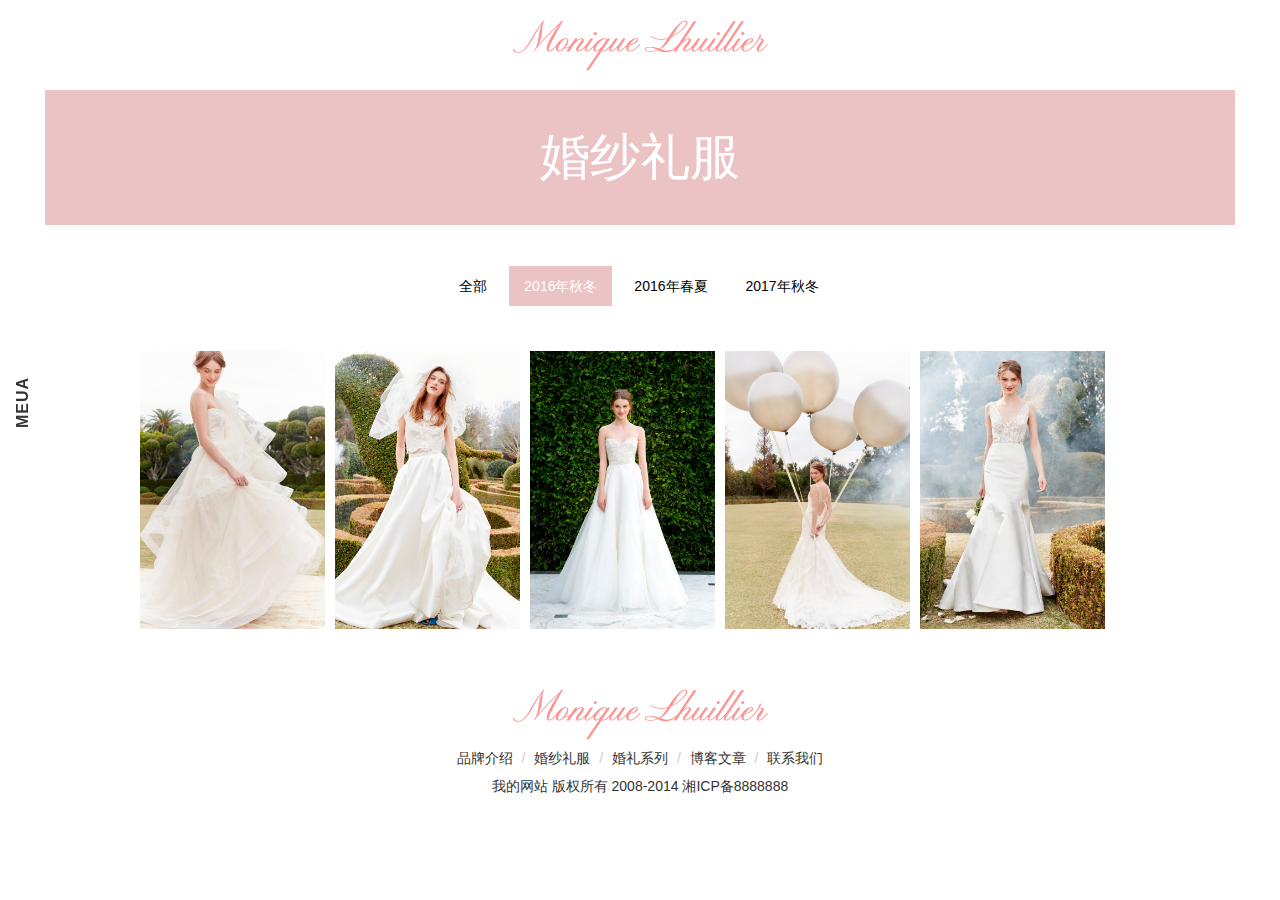
<file: hunsha2016.html>
<!doctype html>
<html lang="en">
<head>
    <meta charset="UTF-8">
    <meta name="viewport" content="width=device-width, initial-scale=1.0, user-scalable=0, minimal-ui">
    <title>Document</title>
    <link href="css/bootstrap.min.css" rel="stylesheet" type="text/css"/>
    <link href="css/font-awesome.min.css" rel="stylesheet" type="text/css"/>
    <link href="css/style.css" rel="stylesheet" type="text/css"/>
    <link href="css/shouye.css" rel="stylesheet" type="text/css"/>
    <link href="css/pages.css" rel="stylesheet" type="text/css"/>

</head>
<body>

<div class="econav">

    <nav class="navbar navbar-default met-nav navbar-fixed-top eco-left-nav" role="navigation">
        <div class="container">
            <div class="row">
                <div class="navbar-header">
                    <a href="index.htm" class="navbar-brand navbar-logo vertical-align" title="我的设计">
                        <h1 class='hide'>我的设计</h1>
                        <div class="vertical-align-middle"><img src="images/1494920015.png" alt="我的设计" title="我的设计" /></div>
                    </a>
                    <h2 class='hide'></h2>
                </div>
                <div class="pull-right econav">
                    <ul>
                        <li class="hidden-bar-opener">
                            <button type="button">
                                <i class="fa fa-bars"></i>
                            </button>
                        </li>
                    </ul>
                </div>

            </div>
        </div>
    </nav>

    <div class="un-hr-bar-l">

        <div class="hidden-bar right-align">
            <div class="fa fa-times"></div>

            <div class="hidden-bar-wrapper">
                <div class="side-menu side-menus">
                    <form class="ipt">
                        <div class="form-group">
                            <input type="email" class="form-control input-search" id="exampleInputEmail1" placeholder="请输入关键字">
                            <button class="btn btn-default input-search-btn" type="submit">
                                <i class="fa fa-search" aria-hidden="true"></i>
                            </button>
                        </div>
                    </form>
                </div>
                <ul class="navlist">
                    <li><a href="index.html">网页首页</a></li>
                    <li class="shownav" bol="false">
                        <a href="#">品牌介绍</a>
                        <span class="pull-right jia">+</span>
                        <ul class="smalllist" bol="false">
                            <li><a href="pinpai.html">品牌介绍</a></li>
                            <li><a href="count.html">联系我们</a></li>
                        </ul>
                    </li>
                    <li class="shownav">
                        <a href="hunsha.html">婚纱礼服</a>
                        <span class="pull-right jia">+</span>
                        <ul class="smalllist">
                            <li><a href="hunsha.html">全部</a></li>
                            <li><a href="hunsha2016.html">2016年秋冬系列</a></li>
                            <li><a href="hunshachun.html">2017年春夏系列</a></li>
                            <li><a href="hunshaqiu.html">2017年春夏系列</a></li>
                        </ul>
                    </li>
                    <li class="shownav">
                        <a href="#">婚礼系列</a>
                        <span class="pull-right jia">+</span>
                        <ul class="smalllist">
                            <li><a href="#">全部</a></li>
                            <li><a href="#">2017FF年秋冬系列</a></li>
                            <li><a href="#">2017FS年春夏系列</a></li>
                            <li><a href="#">2017SS年春夏系列</a></li>
                            <li><a href="#">2017SS年春夏系列</a></li>
                        </ul>
                    </li>
                    <li><a href="boke.html">博客文章</a></li>
                    <li><a href="count.html">联系我们</a></li>
                </ul>
                <div class="textabout">
                    <p>
                        DECA<br>
                        四川省成都市锦江区岳麓大街体育西路<br>岳麓南路256号<br>
                        <a href="mailto:12345678@qq.com">12345678@qq.com</a><br>
                        86-1234567890
                    </p>
                </div>
            </div>
      </div>
        <div class="un-hr-bar-r">
            <span>MEUA</span>
        </div>
    </div>
 </div>

<div class="mina">
    <h2>婚纱礼服</h2>
    <ul class=" nav nav-tabs text-center">
        <li><a href="hunsha.html"> 全部</a></li>
        <li class="active"><a href="hunsha2016.html">2016年秋冬</a></li>
        <li><a href="hunshachun.html">2016年春夏</a></li>
        <li><a href="hunshaqiu.html">2017年秋冬</a></li>
    </ul>
    <div class="row quanbupic">
        <div class="col-md-2 topxuan">
            <span  class="huntop"><img src="images/1494929971.jpg" class="img-responsive"/></span>
            <div class="motaihun"><button type="button" class="btn btn-primary" data-toggle="modal" data-target=".bs-example-modal-lg">快速查看</button></div>
            <div class="modal fade bs-example-modal-lg" tabindex="-1" role="dialog" aria-labelledby="myLargeModalLabel">
                <div class="modal-dialog modal-lg" role="document">
                    <div class="modal-content">
                        <span class="lefttx">
                            <h3>2017 monique lhuillier BL 16212 简约婚纱礼物</h3>
                            <p>婚纱可单指身上穿的服饰， 也可以包括头纱、捧花部分。婚纱的颜色，款式等视乎各项因素，包括文化，宗教及时装潮流等。婚纱来自西方，有别于以红色为主的中式传统裙褂。白色婚纱代表内心的纯洁，后来逐渐演变为童贞的象征。鱼尾裙摆凸显瘦窄的设计概念，展现新娘美丽性感的腰身，膝部以下突如美人鱼尾般的宽广裙襬，尽显新娘独有的韵致，是一款非常能够表达服饰与人气质融合为一的婚纱。</p>
                            <strong>1699.00元</strong><br/>
                            <button type="submit">立即购买</button><button type="submit">加入购物车</button>
                        </span>
                        <span class="picrit"><img src="images/1494929971.jpg" class="img-responsive"/></span>
                    </div>
                </div>
            </div>
        </div>
        <div class="col-md-2 topxuan">
            <span  class="huntop"><img src="images/1494930252.jpg" class="img-responsive"/></span>
            <div class="motaihun"><button type="button" class="btn btn-primary" data-toggle="modal" data-target=".bs-example-modal-lg">快速查看</button></div>

            <div class="modal fade bs-example-modal-lg" tabindex="-1" role="dialog" aria-labelledby="myLargeModalLabel">
                <div class="modal-dialog modal-lg" role="document">
                    <div class="modal-content">
                        <span class="lefttx">
                            <h3>2017 monique lhuillier BL 16212 简约婚纱礼物</h3>
                            <p>婚纱可单指身上穿的服饰， 也可以包括头纱、捧花部分。婚纱的颜色，款式等视乎各项因素，包括文化，宗教及时装潮流等。婚纱来自西方，有别于以红色为主的中式传统裙褂。白色婚纱代表内心的纯洁，后来逐渐演变为童贞的象征。鱼尾裙摆凸显瘦窄的设计概念，展现新娘美丽性感的腰身，膝部以下突如美人鱼尾般的宽广裙襬，尽显新娘独有的韵致，是一款非常能够表达服饰与人气质融合为一的婚纱。</p>
                            <strong>3699.00元</strong><br/>
                            <button type="submit">立即购买</button><button type="submit">加入购物车</button>
                        </span>
                        <span class="picrit"><img src="images/1494930252.jpg" class="img-responsive"/></span>
                    </div>
                </div>
            </div>
        </div>
        <div class="col-md-2 topxuan">
            <span  class="huntop"><img src="images/1495075192.jpg" class="img-responsive"/></span>
            <div class="motaihun"><button type="button" class="btn btn-primary" data-toggle="modal" data-target=".bs-example-modal-lg">快速查看</button></div>

            <div class="modal fade bs-example-modal-lg" tabindex="-1" role="dialog" aria-labelledby="myLargeModalLabel">
                <div class="modal-dialog modal-lg" role="document">
                    <div class="modal-content">
                        <span class="lefttx">
                            <h3>2017 monique lhuillier BL 16212 简约婚纱礼物</h3>
                            <p>婚纱可单指身上穿的服饰， 也可以包括头纱、捧花部分。婚纱的颜色，款式等视乎各项因素，包括文化，宗教及时装潮流等。婚纱来自西方，有别于以红色为主的中式传统裙褂。白色婚纱代表内心的纯洁，后来逐渐演变为童贞的象征。鱼尾裙摆凸显瘦窄的设计概念，展现新娘美丽性感的腰身，膝部以下突如美人鱼尾般的宽广裙襬，尽显新娘独有的韵致，是一款非常能够表达服饰与人气质融合为一的婚纱。</p>
                            <strong>2899.00元</strong><br/>
                            <button type="submit">立即购买</button><button type="submit">加入购物车</button>
                        </span>
                        <span class="picrit"><img src="images/1495075192.jpg" class="img-responsive"/></span>
                    </div>
                </div>
            </div>
        </div>
        <div class="col-md-2 topxuan">
            <span  class="huntop"><img src="images/1494929499.jpg" class="img-responsive"/></span>
            <div class="motaihun"><button type="button" class="btn btn-primary" data-toggle="modal" data-target=".bs-example-modal-lg">快速查看</button></div>

            <div class="modal fade bs-example-modal-lg" tabindex="-1" role="dialog" aria-labelledby="myLargeModalLabel">
                <div class="modal-dialog modal-lg" role="document">
                    <div class="modal-content">
                        <span class="lefttx">
                            <h3>2017 monique lhuillier BL 16212 简约婚纱礼物</h3>
                            <p>婚纱可单指身上穿的服饰， 也可以包括头纱、捧花部分。婚纱的颜色，款式等视乎各项因素，包括文化，宗教及时装潮流等。婚纱来自西方，有别于以红色为主的中式传统裙褂。白色婚纱代表内心的纯洁，后来逐渐演变为童贞的象征。鱼尾裙摆凸显瘦窄的设计概念，展现新娘美丽性感的腰身，膝部以下突如美人鱼尾般的宽广裙襬，尽显新娘独有的韵致，是一款非常能够表达服饰与人气质融合为一的婚纱。</p>
                            <strong>3799.00元</strong><br/>
                            <button type="submit">立即购买</button><button type="submit">加入购物车</button>
                        </span>
                        <span class="picrit"><img src="images/1494929499.jpg" class="img-responsive"/></span>
                    </div>
                </div>
            </div>
        </div>
        <div class="col-md-2 topxuan">
            <span  class="huntop"><img src="images/1494929964.jpg" class="img-responsive"/></span>
            <div class="motaihun"><button type="button" class="btn btn-primary" data-toggle="modal" data-target=".bs-example-modal-lg">快速查看</button></div>

            <div class="modal fade bs-example-modal-lg" tabindex="-1" role="dialog" aria-labelledby="myLargeModalLabel">
                <div class="modal-dialog modal-lg" role="document">
                    <div class="modal-content">
                        <span class="lefttx">
                            <h3>2017 monique lhuillier BL 16212 简约婚纱礼物</h3>
                            <p>婚纱可单指身上穿的服饰， 也可以包括头纱、捧花部分。婚纱的颜色，款式等视乎各项因素，包括文化，宗教及时装潮流等。婚纱来自西方，有别于以红色为主的中式传统裙褂。白色婚纱代表内心的纯洁，后来逐渐演变为童贞的象征。鱼尾裙摆凸显瘦窄的设计概念，展现新娘美丽性感的腰身，膝部以下突如美人鱼尾般的宽广裙襬，尽显新娘独有的韵致，是一款非常能够表达服饰与人气质融合为一的婚纱。</p>
                            <strong>4699.00元</strong><br/>
                            <button type="submit">立即购买</button><button type="submit">加入购物车</button>
                        </span>
                        <span class="picrit"><img src="images/1494929964.jpg" class="img-responsive"/></span>
                    </div>
                </div>
            </div>
        </div>
    </div>
</div>
<footer>
    <div class="navfoot  text-center">
        <div class="container">
            <p class="diceng"><img src="images/1494920015.png" class="img-responsive" /></p>
            <ul class="breadcrumb">

                <li><a href="index-1.htm"   title="品牌介绍">品牌介绍</a></li>

                <li><a href="index-2.htm"   title="婚纱礼服">婚纱礼服</a></li>

                <li><a href="index-3.htm"   title="婚礼系列">婚礼系列</a></li>

                <li><a href="#"  title="博客文章">博客文章</a></li>

                <li><a href="#"   title="联系我们">联系我们</a></li>
            </ul>
        </div>
    </div>
    <div class="container text-center">
        <p>我的网站 版权所有 2008-2014 湘ICP备8888888 </p>
    </div>
</footer>

</body>
</html>
<script src="js/jquery-1.11.3.min.js"></script>
<script src="js/bootstrap.min.js"></script>
<script src="js/gonggong.js"></script>
</file>
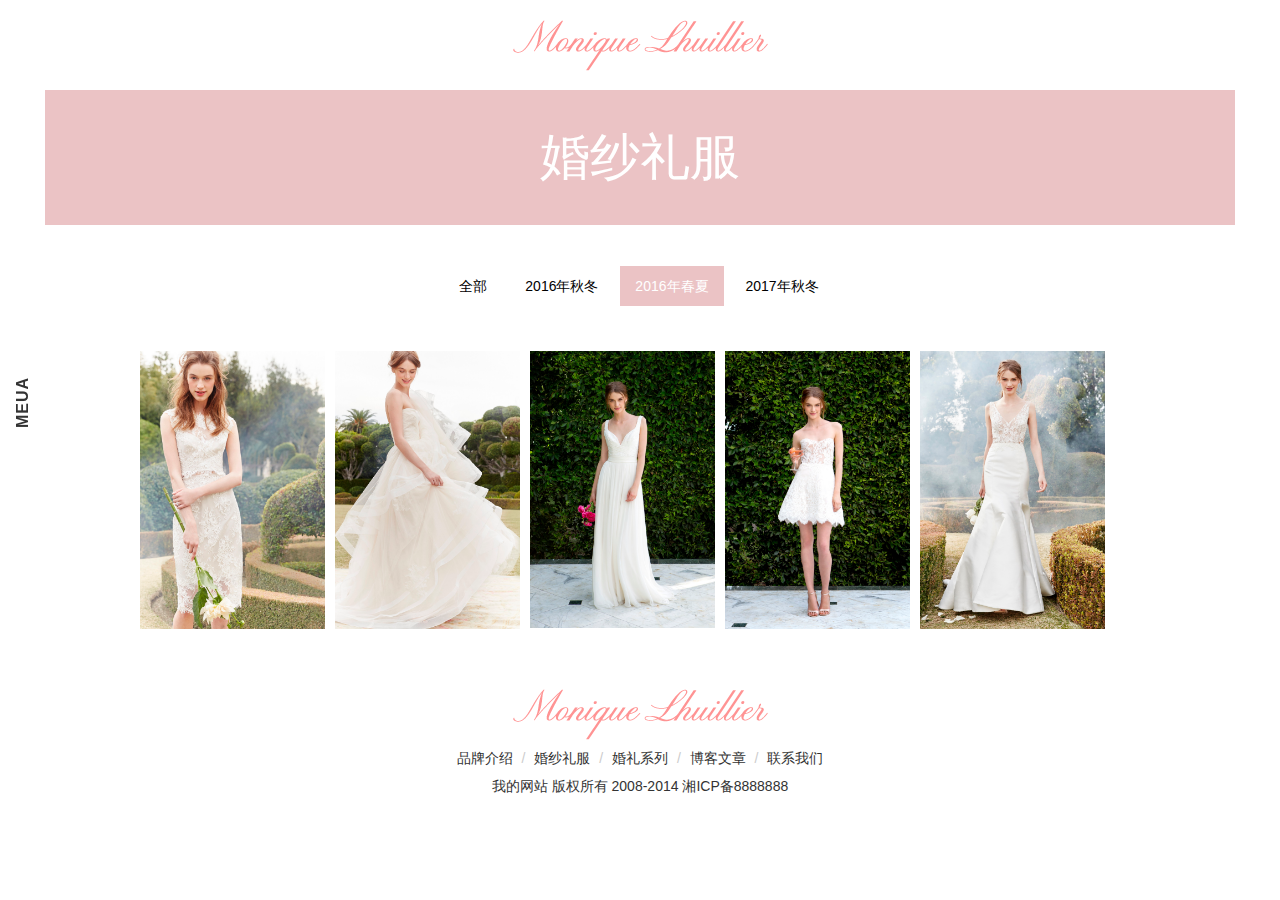
<file: hunshachun.html>
<!doctype html>
<html lang="en">
<head>
    <meta charset="UTF-8">
    <meta name="viewport" content="width=device-width, initial-scale=1.0, user-scalable=0, minimal-ui">
    <title>Document</title>
    <link href="css/bootstrap.min.css" rel="stylesheet" type="text/css"/>
    <link href="css/font-awesome.min.css" rel="stylesheet" type="text/css"/>
    <link href="css/style.css" rel="stylesheet" type="text/css"/>
    <link href="css/shouye.css" rel="stylesheet" type="text/css"/>
    <link href="css/pages.css" rel="stylesheet" type="text/css"/>

</head>
<body>

<div class="econav">

    <nav class="navbar navbar-default met-nav navbar-fixed-top eco-left-nav" role="navigation">
        <div class="container">
            <div class="row">
                <div class="navbar-header">
                    <a href="index.htm" class="navbar-brand navbar-logo vertical-align" title="我的设计">
                        <h1 class='hide'>我的设计</h1>
                        <div class="vertical-align-middle"><img src="images/1494920015.png" alt="我的设计" title="我的设计" /></div>
                    </a>
                    <h2 class='hide'></h2>
                </div>
                <div class="pull-right econav">
                    <ul>
                        <li class="hidden-bar-opener">
                            <button type="button">
                                <i class="fa fa-bars"></i>
                            </button>
                        </li>
                    </ul>
                </div>

            </div>
        </div>
    </nav>

    <div class="un-hr-bar-l">

        <div class="hidden-bar right-align">
            <div class="fa fa-times"></div>

            <div class="hidden-bar-wrapper">
                <div class="side-menu side-menus">
                    <form class="ipt">
                        <div class="form-group">
                            <input type="email" class="form-control input-search" id="exampleInputEmail1" placeholder="请输入关键字">
                            <button class="btn btn-default input-search-btn" type="submit">
                                <i class="fa fa-search" aria-hidden="true"></i>
                            </button>
                        </div>
                    </form>
                </div>
                <ul class="navlist">
                    <li><a href="index.html">网页首页</a></li>
                    <li class="shownav" bol="false">
                        <a href="#">品牌介绍</a>
                        <span class="pull-right jia">+</span>
                        <ul class="smalllist" bol="false">
                            <li><a href="pinpai.html">品牌介绍</a></li>
                            <li><a href="count.html">联系我们</a></li>
                        </ul>
                    </li>
                    <li class="shownav">
                        <a href="#">婚纱礼服</a>
                        <span class="pull-right jia">+</span>
                        <ul class="smalllist">
                            <li><a href="hunsha.html">全部</a></li>
                            <li><a href="hunsha2016.html">2016年秋冬系列</a></li>
                            <li><a href="hunshachun.html">2017年春夏系列</a></li>
                            <li><a href="hunshaqiu">2017年春夏系列</a></li>
                        </ul>
                    </li>
                    <li class="shownav">
                        <a href="hunli.html">婚礼系列</a>
                        <span class="pull-right jia">+</span>
                        <ul class="smalllist">
                            <li><a href="#">全部</a></li>
                            <li><a href="#">2017FF年秋冬系列</a></li>
                            <li><a href="#">2017FS年春夏系列</a></li>
                            <li><a href="#">2017SS年春夏系列</a></li>
                            <li><a href="#">2017SS年春夏系列</a></li>
                        </ul>
                    </li>
                    <li><a href="boke.html">博客文章</a></li>
                    <li><a href="count.html">联系我们</a></li>
                </ul>
                <div class="textabout">
                    <p>
                        DECA<br>
                        四川省成都市锦江区岳麓大街体育西路<br>岳麓南路256号<br>
                        <a href="mailto:12345678@qq.com">12345678@qq.com</a><br>
                        86-1234567890
                    </p>
                </div>
            </div>
      </div>
        <div class="un-hr-bar-r">
            <span>MEUA</span>
        </div>
    </div>
 </div>

<div class="mina">
    <h2>婚纱礼服</h2>
    <ul class=" nav nav-tabs text-center">
        <li><a href="hunsha.html"> 全部</a></li>
        <li><a href="hunsha2016.html">2016年秋冬</a></li>
        <li class="active"><a href="hunshachun">2016年春夏</a></li>
        <li><a href="hunshaqiu.html">2017年秋冬</a></li>
    </ul>
    <div class="row quanbupic">
        <div class="col-md-2 topxuan">
            <span  class="huntop"><img src="images/1494929837.jpg" class="img-responsive"/></span>
            <div class="motaihun"><button type="button" class="btn btn-primary" data-toggle="modal" data-target=".bs-example-modal-lg">快速查看</button></div>
            <div class="modal fade bs-example-modal-lg" tabindex="-1" role="dialog" aria-labelledby="myLargeModalLabel">
                <div class="modal-dialog modal-lg" role="document">
                    <div class="modal-content">
                        <span class="lefttx">
                            <h3>2017 monique lhuillier BL 16212 简约婚纱礼物</h3>
                            <p>婚纱可单指身上穿的服饰， 也可以包括头纱、捧花部分。婚纱的颜色，款式等视乎各项因素，包括文化，宗教及时装潮流等。婚纱来自西方，有别于以红色为主的中式传统裙褂。白色婚纱代表内心的纯洁，后来逐渐演变为童贞的象征。鱼尾裙摆凸显瘦窄的设计概念，展现新娘美丽性感的腰身，膝部以下突如美人鱼尾般的宽广裙襬，尽显新娘独有的韵致，是一款非常能够表达服饰与人气质融合为一的婚纱。</p>
                            <strong>1699.00元</strong><br/>
                            <button type="submit">立即购买</button><button type="submit">加入购物车</button>
                        </span>
                        <span class="picrit"><img src="images/1494929837.jpg" class="img-responsive"/></span>
                    </div>
                </div>
            </div>
        </div>
        <div class="col-md-2 topxuan">
            <span  class="huntop"><img src="images/1494929971.jpg" class="img-responsive"/></span>
            <div class="motaihun"><button type="button" class="btn btn-primary" data-toggle="modal" data-target=".bs-example-modal-lg">快速查看</button></div>

            <div class="modal fade bs-example-modal-lg" tabindex="-1" role="dialog" aria-labelledby="myLargeModalLabel">
                <div class="modal-dialog modal-lg" role="document">
                    <div class="modal-content">
                        <span class="lefttx">
                            <h3>2017 monique lhuillier BL 16212 简约婚纱礼物</h3>
                            <p>婚纱可单指身上穿的服饰， 也可以包括头纱、捧花部分。婚纱的颜色，款式等视乎各项因素，包括文化，宗教及时装潮流等。婚纱来自西方，有别于以红色为主的中式传统裙褂。白色婚纱代表内心的纯洁，后来逐渐演变为童贞的象征。鱼尾裙摆凸显瘦窄的设计概念，展现新娘美丽性感的腰身，膝部以下突如美人鱼尾般的宽广裙襬，尽显新娘独有的韵致，是一款非常能够表达服饰与人气质融合为一的婚纱。</p>
                            <strong>3699.00元</strong><br/>
                            <button type="submit">立即购买</button><button type="submit">加入购物车</button>
                        </span>
                        <span class="picrit"><img src="images/1494929971.jpg" class="img-responsive"/></span>
                    </div>
                </div>
            </div>
        </div>
        <div class="col-md-2 topxuan">
            <span  class="huntop"><img src="images/1495075421.jpg" class="img-responsive"/></span>
            <div class="motaihun"><button type="button" class="btn btn-primary" data-toggle="modal" data-target=".bs-example-modal-lg">快速查看</button></div>

            <div class="modal fade bs-example-modal-lg" tabindex="-1" role="dialog" aria-labelledby="myLargeModalLabel">
                <div class="modal-dialog modal-lg" role="document">
                    <div class="modal-content">
                        <span class="lefttx">
                            <h3>2017 monique lhuillier BL 16212 简约婚纱礼物</h3>
                            <p>婚纱可单指身上穿的服饰， 也可以包括头纱、捧花部分。婚纱的颜色，款式等视乎各项因素，包括文化，宗教及时装潮流等。婚纱来自西方，有别于以红色为主的中式传统裙褂。白色婚纱代表内心的纯洁，后来逐渐演变为童贞的象征。鱼尾裙摆凸显瘦窄的设计概念，展现新娘美丽性感的腰身，膝部以下突如美人鱼尾般的宽广裙襬，尽显新娘独有的韵致，是一款非常能够表达服饰与人气质融合为一的婚纱。</p>
                            <strong>2899.00元</strong><br/>
                            <button type="submit">立即购买</button><button type="submit">加入购物车</button>
                        </span>
                        <span class="picrit"><img src="images/1495075421.jpg" class="img-responsive"/></span>
                    </div>
                </div>
            </div>
        </div>
        <div class="col-md-2 topxuan">
            <span  class="huntop"><img src="images/1495075455.jpg" class="img-responsive"/></span>
            <div class="motaihun"><button type="button" class="btn btn-primary" data-toggle="modal" data-target=".bs-example-modal-lg">快速查看</button></div>

            <div class="modal fade bs-example-modal-lg" tabindex="-1" role="dialog" aria-labelledby="myLargeModalLabel">
                <div class="modal-dialog modal-lg" role="document">
                    <div class="modal-content">
                        <span class="lefttx">
                            <h3>2017 monique lhuillier BL 16212 简约婚纱礼物</h3>
                            <p>婚纱可单指身上穿的服饰， 也可以包括头纱、捧花部分。婚纱的颜色，款式等视乎各项因素，包括文化，宗教及时装潮流等。婚纱来自西方，有别于以红色为主的中式传统裙褂。白色婚纱代表内心的纯洁，后来逐渐演变为童贞的象征。鱼尾裙摆凸显瘦窄的设计概念，展现新娘美丽性感的腰身，膝部以下突如美人鱼尾般的宽广裙襬，尽显新娘独有的韵致，是一款非常能够表达服饰与人气质融合为一的婚纱。</p>
                            <strong>3799.00元</strong><br/>
                            <button type="submit">立即购买</button><button type="submit">加入购物车</button>
                        </span>
                        <span class="picrit"><img src="images/1495075455.jpg" class="img-responsive"/></span>
                    </div>
                </div>
            </div>
        </div>
        <div class="col-md-2 topxuan">
            <span  class="huntop"><img src="images/1494929964.jpg" class="img-responsive"/></span>
            <div class="motaihun"><button type="button" class="btn btn-primary" data-toggle="modal" data-target=".bs-example-modal-lg">快速查看</button></div>

            <div class="modal fade bs-example-modal-lg" tabindex="-1" role="dialog" aria-labelledby="myLargeModalLabel">
                <div class="modal-dialog modal-lg" role="document">
                    <div class="modal-content">
                        <span class="lefttx">
                            <h3>2017 monique lhuillier BL 16212 简约婚纱礼物</h3>
                            <p>婚纱可单指身上穿的服饰， 也可以包括头纱、捧花部分。婚纱的颜色，款式等视乎各项因素，包括文化，宗教及时装潮流等。婚纱来自西方，有别于以红色为主的中式传统裙褂。白色婚纱代表内心的纯洁，后来逐渐演变为童贞的象征。鱼尾裙摆凸显瘦窄的设计概念，展现新娘美丽性感的腰身，膝部以下突如美人鱼尾般的宽广裙襬，尽显新娘独有的韵致，是一款非常能够表达服饰与人气质融合为一的婚纱。</p>
                            <strong>4699.00元</strong><br/>
                            <button type="submit">立即购买</button><button type="submit">加入购物车</button>
                        </span>
                        <span class="picrit"><img src="images/1494929964.jpg" class="img-responsive"/></span>
                    </div>
                </div>
            </div>
        </div>
    </div>
</div>
<footer>
    <div class="navfoot  text-center">
        <div class="container">
            <p class="diceng"><img src="images/1494920015.png" class="img-responsive" /></p>
            <ul class="breadcrumb">

                <li><a href="index-1.htm"   title="品牌介绍">品牌介绍</a></li>

                <li><a href="index-2.htm"   title="婚纱礼服">婚纱礼服</a></li>

                <li><a href="index-3.htm"   title="婚礼系列">婚礼系列</a></li>

                <li><a href="#"  title="博客文章">博客文章</a></li>

                <li><a href="#"   title="联系我们">联系我们</a></li>
            </ul>
        </div>
    </div>
    <div class="container text-center">
        <p>我的网站 版权所有 2008-2014 湘ICP备8888888 </p>
    </div>
</footer>

</body>
</html>
<script src="js/jquery-1.11.3.min.js"></script>
<script src="js/bootstrap.min.js"></script>
<script src="js/gonggong.js"></script>
</file>
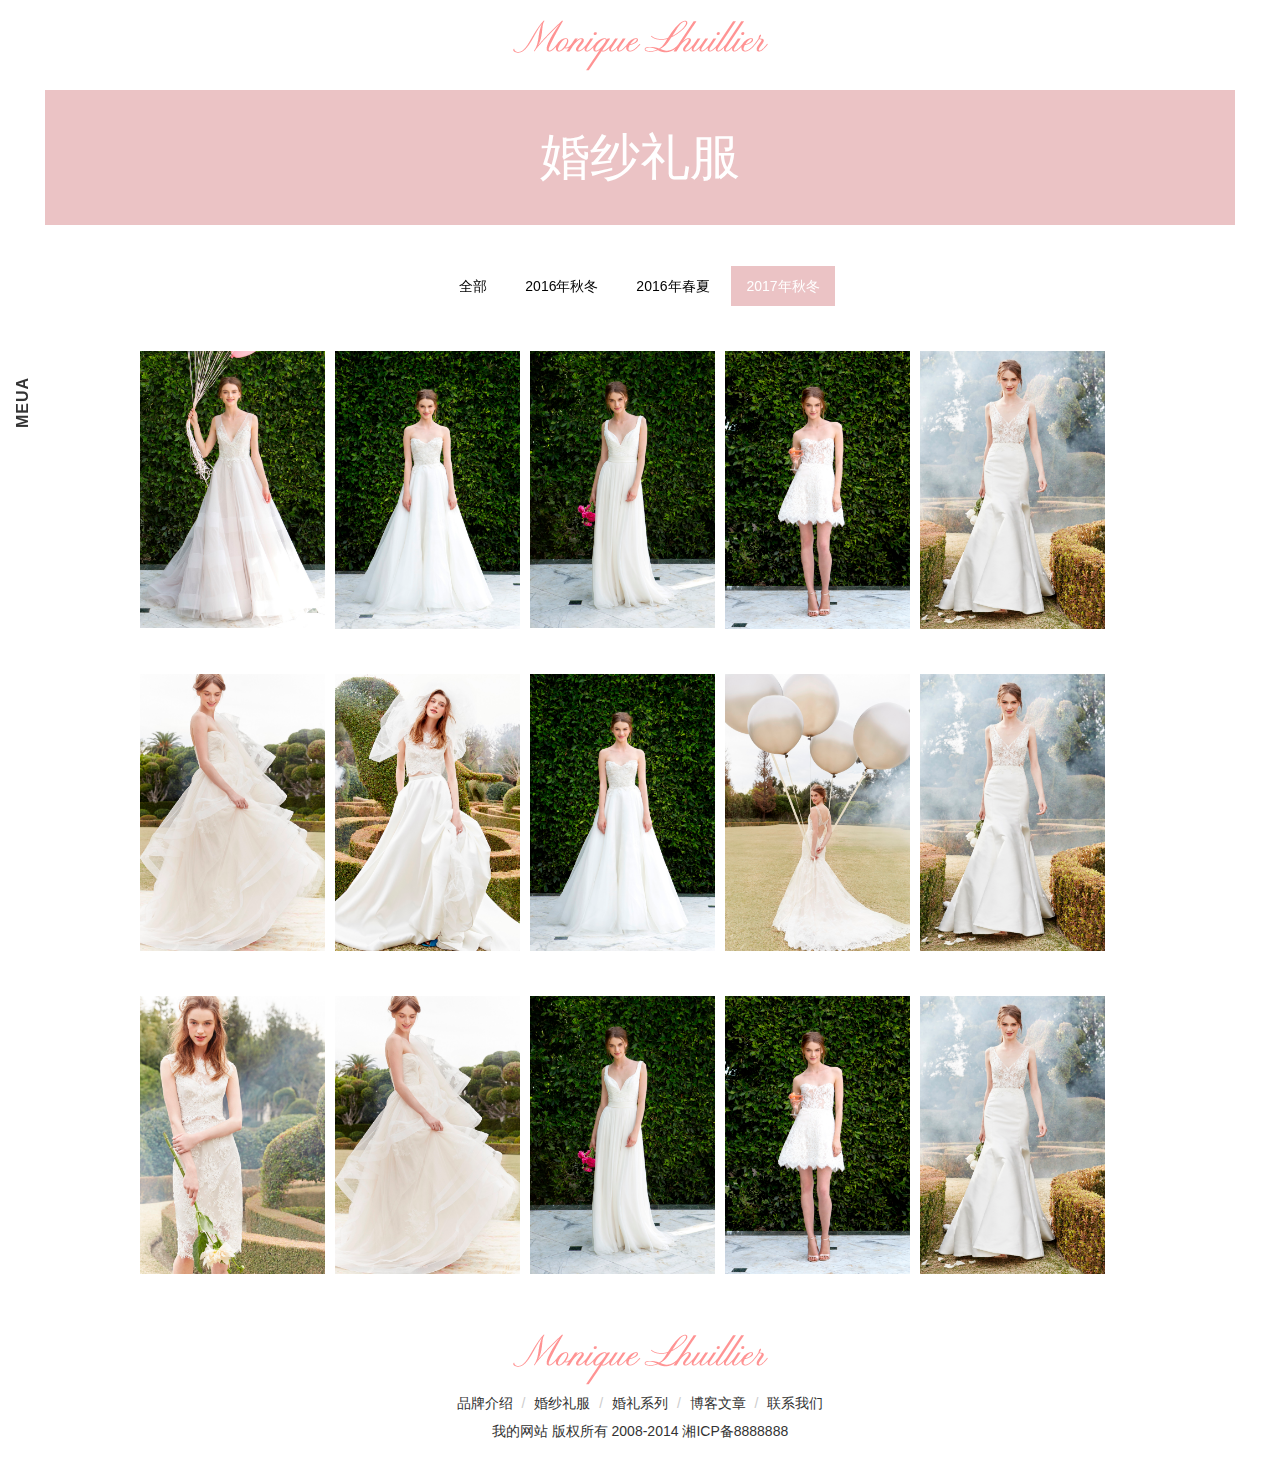
<file: hunshaqiu.html>
<!doctype html>
<html lang="en">
<head>
    <meta charset="UTF-8">
    <meta name="viewport" content="width=device-width, initial-scale=1.0, user-scalable=0, minimal-ui">
    <title>Document</title>
    <link href="css/bootstrap.min.css" rel="stylesheet" type="text/css"/>
    <link href="css/font-awesome.min.css" rel="stylesheet" type="text/css"/>
    <link href="css/style.css" rel="stylesheet" type="text/css"/>
    <link href="css/shouye.css" rel="stylesheet" type="text/css"/>
    <link href="css/pages.css" rel="stylesheet" type="text/css"/>

</head>
<body>

<div class="econav">

    <nav class="navbar navbar-default met-nav navbar-fixed-top eco-left-nav" role="navigation">
        <div class="container">
            <div class="row">
                <div class="navbar-header">
                    <a href="index.htm" class="navbar-brand navbar-logo vertical-align" title="我的设计">
                        <h1 class='hide'>我的设计</h1>
                        <div class="vertical-align-middle"><img src="images/1494920015.png" alt="我的设计" title="我的设计" /></div>
                    </a>
                    <h2 class='hide'></h2>
                </div>
                <div class="pull-right econav">
                    <ul>
                        <li class="hidden-bar-opener">
                            <button type="button">
                                <i class="fa fa-bars"></i>
                            </button>
                        </li>
                    </ul>
                </div>

            </div>
        </div>
    </nav>

    <div class="un-hr-bar-l">

        <div class="hidden-bar right-align">
            <div class="fa fa-times"></div>

            <div class="hidden-bar-wrapper">
                <div class="side-menu side-menus">
                    <form class="ipt">
                        <div class="form-group">
                            <input type="email" class="form-control input-search" id="exampleInputEmail1" placeholder="请输入关键字">
                            <button class="btn btn-default input-search-btn" type="submit">
                                <i class="fa fa-search" aria-hidden="true"></i>
                            </button>
                        </div>
                    </form>
                </div>
                <ul class="navlist">
                    <li><a href="index.html">网页首页</a></li>
                    <li class="shownav" bol="false">
                        <a href="#">品牌介绍</a>
                        <span class="pull-right jia">+</span>
                        <ul class="smalllist" bol="false">
                            <li><a href="pinpai.html">品牌介绍</a></li>
                            <li><a href="count.html">联系我们</a></li>
                        </ul>
                    </li>
                    <li class="shownav">
                        <a href="#">婚纱礼服</a>
                        <span class="pull-right jia">+</span>
                        <ul class="smalllist">
                            <li><a href="hunsha.html">全部</a></li>
                            <li><a href="hunsha2016.html">2016年秋冬系列</a></li>
                            <li><a href="hunshachun.html">2017年春夏系列</a></li>
                            <li><a href="hunshaqiu.html">2017年春夏系列</a></li>
                        </ul>
                    </li>
                    <li class="shownav">
                        <a href="hunli.html">婚礼系列</a>
                        <span class="pull-right jia">+</span>
                        <ul class="smalllist">
                            <li><a href="#">全部</a></li>
                            <li><a href="#">2017FF年秋冬系列</a></li>
                            <li><a href="#">2017FS年春夏系列</a></li>
                            <li><a href="#">2017SS年春夏系列</a></li>
                            <li><a href="#">2017SS年春夏系列</a></li>
                        </ul>
                    </li>
                    <li><a href="boke.html">博客文章</a></li>
                    <li><a href="count.html">联系我们</a></li>
                </ul>
                <div class="textabout">
                    <p>
                        DECA<br>
                        四川省成都市锦江区岳麓大街体育西路<br>岳麓南路256号<br>
                        <a href="mailto:12345678@qq.com">12345678@qq.com</a><br>
                        86-1234567890
                    </p>
                </div>
            </div>
      </div>
        <div class="un-hr-bar-r">
            <span>MEUA</span>
        </div>
    </div>
 </div>

<div class="mina">
    <h2>婚纱礼服</h2>
    <ul class=" nav nav-tabs text-center">
        <li><a href="hunsha.html"> 全部</a></li>
        <li><a href="hunsha2016.html">2016年秋冬</a></li>
        <li><a href="hunshachun.html">2016年春夏</a></li>
        <li class="active"><a href="hunshaqiu.html">2017年秋冬</a></li>
    </ul>
    <div class="row quanbupic">
        <div class="col-md-2 topxuan">
            <span  class="huntop"><img src="images/1495074494.jpg" class="img-responsive"/></span>
            <div class="motaihun"><button type="button" class="btn btn-primary" data-toggle="modal" data-target=".bs-example-modal-lg">快速查看</button></div>
            <div class="modal fade bs-example-modal-lg" tabindex="-1" role="dialog" aria-labelledby="myLargeModalLabel">
                <div class="modal-dialog modal-lg" role="document">
                    <div class="modal-content">
                        <span class="lefttx">
                            <h3>2017 monique lhuillier BL 16212 简约婚纱礼物</h3>
                            <p>婚纱可单指身上穿的服饰， 也可以包括头纱、捧花部分。婚纱的颜色，款式等视乎各项因素，包括文化，宗教及时装潮流等。婚纱来自西方，有别于以红色为主的中式传统裙褂。白色婚纱代表内心的纯洁，后来逐渐演变为童贞的象征。鱼尾裙摆凸显瘦窄的设计概念，展现新娘美丽性感的腰身，膝部以下突如美人鱼尾般的宽广裙襬，尽显新娘独有的韵致，是一款非常能够表达服饰与人气质融合为一的婚纱。</p>
                            <strong>1699.00元</strong><br/>
                            <button type="submit">立即购买</button><button type="submit">加入购物车</button>
                        </span>
                        <span class="picrit"><img src="images/1495074494.jpg" class="img-responsive"/></span>
                    </div>
                </div>
            </div>
        </div>
        <div class="col-md-2 topxuan">
            <span  class="huntop"><img src="images/1495075192.jpg" class="img-responsive"/></span>
            <div class="motaihun"><button type="button" class="btn btn-primary" data-toggle="modal" data-target=".bs-example-modal-lg">快速查看</button></div>

            <div class="modal fade bs-example-modal-lg" tabindex="-1" role="dialog" aria-labelledby="myLargeModalLabel">
                <div class="modal-dialog modal-lg" role="document">
                    <div class="modal-content">
                        <span class="lefttx">
                            <h3>2017 monique lhuillier BL 16212 简约婚纱礼物</h3>
                            <p>婚纱可单指身上穿的服饰， 也可以包括头纱、捧花部分。婚纱的颜色，款式等视乎各项因素，包括文化，宗教及时装潮流等。婚纱来自西方，有别于以红色为主的中式传统裙褂。白色婚纱代表内心的纯洁，后来逐渐演变为童贞的象征。鱼尾裙摆凸显瘦窄的设计概念，展现新娘美丽性感的腰身，膝部以下突如美人鱼尾般的宽广裙襬，尽显新娘独有的韵致，是一款非常能够表达服饰与人气质融合为一的婚纱。</p>
                            <strong>3699.00元</strong><br/>
                            <button type="submit">立即购买</button><button type="submit">加入购物车</button>
                        </span>
                        <span class="picrit"><img src="images/1495075192.jpg" class="img-responsive"/></span>
                    </div>
                </div>
            </div>
        </div>
        <div class="col-md-2 topxuan">
            <span  class="huntop"><img src="images/1495075421.jpg" class="img-responsive"/></span>
            <div class="motaihun"><button type="button" class="btn btn-primary" data-toggle="modal" data-target=".bs-example-modal-lg">快速查看</button></div>

            <div class="modal fade bs-example-modal-lg" tabindex="-1" role="dialog" aria-labelledby="myLargeModalLabel">
                <div class="modal-dialog modal-lg" role="document">
                    <div class="modal-content">
                        <span class="lefttx">
                            <h3>2017 monique lhuillier BL 16212 简约婚纱礼物</h3>
                            <p>婚纱可单指身上穿的服饰， 也可以包括头纱、捧花部分。婚纱的颜色，款式等视乎各项因素，包括文化，宗教及时装潮流等。婚纱来自西方，有别于以红色为主的中式传统裙褂。白色婚纱代表内心的纯洁，后来逐渐演变为童贞的象征。鱼尾裙摆凸显瘦窄的设计概念，展现新娘美丽性感的腰身，膝部以下突如美人鱼尾般的宽广裙襬，尽显新娘独有的韵致，是一款非常能够表达服饰与人气质融合为一的婚纱。</p>
                            <strong>2899.00元</strong><br/>
                            <button type="submit">立即购买</button><button type="submit">加入购物车</button>
                        </span>
                        <span class="picrit"><img src="images/1495075421.jpg" class="img-responsive"/></span>
                    </div>
                </div>
            </div>
        </div>
        <div class="col-md-2 topxuan">
            <span  class="huntop"><img src="images/1495075455.jpg" class="img-responsive"/></span>
            <div class="motaihun"><button type="button" class="btn btn-primary" data-toggle="modal" data-target=".bs-example-modal-lg">快速查看</button></div>

            <div class="modal fade bs-example-modal-lg" tabindex="-1" role="dialog" aria-labelledby="myLargeModalLabel">
                <div class="modal-dialog modal-lg" role="document">
                    <div class="modal-content">
                        <span class="lefttx">
                            <h3>2017 monique lhuillier BL 16212 简约婚纱礼物</h3>
                            <p>婚纱可单指身上穿的服饰， 也可以包括头纱、捧花部分。婚纱的颜色，款式等视乎各项因素，包括文化，宗教及时装潮流等。婚纱来自西方，有别于以红色为主的中式传统裙褂。白色婚纱代表内心的纯洁，后来逐渐演变为童贞的象征。鱼尾裙摆凸显瘦窄的设计概念，展现新娘美丽性感的腰身，膝部以下突如美人鱼尾般的宽广裙襬，尽显新娘独有的韵致，是一款非常能够表达服饰与人气质融合为一的婚纱。</p>
                            <strong>3799.00元</strong><br/>
                            <button type="submit">立即购买</button><button type="submit">加入购物车</button>
                        </span>
                        <span class="picrit"><img src="images/1495075455.jpg" class="img-responsive"/></span>
                    </div>
                </div>
            </div>
        </div>
        <div class="col-md-2 topxuan">
            <span  class="huntop"><img src="images/1494929964.jpg" class="img-responsive"/></span>
            <div class="motaihun"><button type="button" class="btn btn-primary" data-toggle="modal" data-target=".bs-example-modal-lg">快速查看</button></div>

            <div class="modal fade bs-example-modal-lg" tabindex="-1" role="dialog" aria-labelledby="myLargeModalLabel">
                <div class="modal-dialog modal-lg" role="document">
                    <div class="modal-content">
                        <span class="lefttx">
                            <h3>2017 monique lhuillier BL 16212 简约婚纱礼物</h3>
                            <p>婚纱可单指身上穿的服饰， 也可以包括头纱、捧花部分。婚纱的颜色，款式等视乎各项因素，包括文化，宗教及时装潮流等。婚纱来自西方，有别于以红色为主的中式传统裙褂。白色婚纱代表内心的纯洁，后来逐渐演变为童贞的象征。鱼尾裙摆凸显瘦窄的设计概念，展现新娘美丽性感的腰身，膝部以下突如美人鱼尾般的宽广裙襬，尽显新娘独有的韵致，是一款非常能够表达服饰与人气质融合为一的婚纱。</p>
                            <strong>4699.00元</strong><br/>
                            <button type="submit">立即购买</button><button type="submit">加入购物车</button>
                        </span>
                        <span class="picrit"><img src="images/1494929964.jpg" class="img-responsive"/></span>
                    </div>
                </div>
            </div>
        </div>
    </div>
    <div class="row quanbupic">
        <div class="col-md-2 topxuan">
            <span  class="huntop"><img src="images/1494929971.jpg" class="img-responsive"/></span>
            <div class="motaihun"><button type="button" class="btn btn-primary" data-toggle="modal" data-target=".bs-example-modal-lg">快速查看</button></div>
            <div class="modal fade bs-example-modal-lg" tabindex="-1" role="dialog" aria-labelledby="myLargeModalLabel">
                <div class="modal-dialog modal-lg" role="document">
                    <div class="modal-content">
                        <span class="lefttx">
                            <h3>2017 monique lhuillier BL 16212 简约婚纱礼物</h3>
                            <p>婚纱可单指身上穿的服饰， 也可以包括头纱、捧花部分。婚纱的颜色，款式等视乎各项因素，包括文化，宗教及时装潮流等。婚纱来自西方，有别于以红色为主的中式传统裙褂。白色婚纱代表内心的纯洁，后来逐渐演变为童贞的象征。鱼尾裙摆凸显瘦窄的设计概念，展现新娘美丽性感的腰身，膝部以下突如美人鱼尾般的宽广裙襬，尽显新娘独有的韵致，是一款非常能够表达服饰与人气质融合为一的婚纱。</p>
                            <strong>1699.00元</strong><br/>
                            <button type="submit">立即购买</button><button type="submit">加入购物车</button>
                        </span>
                        <span class="picrit"><img src="images/1494929971.jpg" class="img-responsive"/></span>
                    </div>
                </div>
            </div>
        </div>
        <div class="col-md-2 topxuan">
            <span  class="huntop"><img src="images/1494930252.jpg" class="img-responsive"/></span>
            <div class="motaihun"><button type="button" class="btn btn-primary" data-toggle="modal" data-target=".bs-example-modal-lg">快速查看</button></div>

            <div class="modal fade bs-example-modal-lg" tabindex="-1" role="dialog" aria-labelledby="myLargeModalLabel">
                <div class="modal-dialog modal-lg" role="document">
                    <div class="modal-content">
                        <span class="lefttx">
                            <h3>2017 monique lhuillier BL 16212 简约婚纱礼物</h3>
                            <p>婚纱可单指身上穿的服饰， 也可以包括头纱、捧花部分。婚纱的颜色，款式等视乎各项因素，包括文化，宗教及时装潮流等。婚纱来自西方，有别于以红色为主的中式传统裙褂。白色婚纱代表内心的纯洁，后来逐渐演变为童贞的象征。鱼尾裙摆凸显瘦窄的设计概念，展现新娘美丽性感的腰身，膝部以下突如美人鱼尾般的宽广裙襬，尽显新娘独有的韵致，是一款非常能够表达服饰与人气质融合为一的婚纱。</p>
                            <strong>3699.00元</strong><br/>
                            <button type="submit">立即购买</button><button type="submit">加入购物车</button>
                        </span>
                        <span class="picrit"><img src="images/1494930252.jpg" class="img-responsive"/></span>
                    </div>
                </div>
            </div>
        </div>
        <div class="col-md-2 topxuan">
            <span  class="huntop"><img src="images/1495075192.jpg" class="img-responsive"/></span>
            <div class="motaihun"><button type="button" class="btn btn-primary" data-toggle="modal" data-target=".bs-example-modal-lg">快速查看</button></div>

            <div class="modal fade bs-example-modal-lg" tabindex="-1" role="dialog" aria-labelledby="myLargeModalLabel">
                <div class="modal-dialog modal-lg" role="document">
                    <div class="modal-content">
                        <span class="lefttx">
                            <h3>2017 monique lhuillier BL 16212 简约婚纱礼物</h3>
                            <p>婚纱可单指身上穿的服饰， 也可以包括头纱、捧花部分。婚纱的颜色，款式等视乎各项因素，包括文化，宗教及时装潮流等。婚纱来自西方，有别于以红色为主的中式传统裙褂。白色婚纱代表内心的纯洁，后来逐渐演变为童贞的象征。鱼尾裙摆凸显瘦窄的设计概念，展现新娘美丽性感的腰身，膝部以下突如美人鱼尾般的宽广裙襬，尽显新娘独有的韵致，是一款非常能够表达服饰与人气质融合为一的婚纱。</p>
                            <strong>2899.00元</strong><br/>
                            <button type="submit">立即购买</button><button type="submit">加入购物车</button>
                        </span>
                        <span class="picrit"><img src="images/1495075192.jpg" class="img-responsive"/></span>
                    </div>
                </div>
            </div>
        </div>
        <div class="col-md-2 topxuan">
            <span  class="huntop"><img src="images/1494929499.jpg" class="img-responsive"/></span>
            <div class="motaihun"><button type="button" class="btn btn-primary" data-toggle="modal" data-target=".bs-example-modal-lg">快速查看</button></div>

            <div class="modal fade bs-example-modal-lg" tabindex="-1" role="dialog" aria-labelledby="myLargeModalLabel">
                <div class="modal-dialog modal-lg" role="document">
                    <div class="modal-content">
                        <span class="lefttx">
                            <h3>2017 monique lhuillier BL 16212 简约婚纱礼物</h3>
                            <p>婚纱可单指身上穿的服饰， 也可以包括头纱、捧花部分。婚纱的颜色，款式等视乎各项因素，包括文化，宗教及时装潮流等。婚纱来自西方，有别于以红色为主的中式传统裙褂。白色婚纱代表内心的纯洁，后来逐渐演变为童贞的象征。鱼尾裙摆凸显瘦窄的设计概念，展现新娘美丽性感的腰身，膝部以下突如美人鱼尾般的宽广裙襬，尽显新娘独有的韵致，是一款非常能够表达服饰与人气质融合为一的婚纱。</p>
                            <strong>3799.00元</strong><br/>
                            <button type="submit">立即购买</button><button type="submit">加入购物车</button>
                        </span>
                        <span class="picrit"><img src="images/1494929499.jpg" class="img-responsive"/></span>
                    </div>
                </div>
            </div>
        </div>
        <div class="col-md-2 topxuan">
            <span  class="huntop"><img src="images/1494929964.jpg" class="img-responsive"/></span>
            <div class="motaihun"><button type="button" class="btn btn-primary" data-toggle="modal" data-target=".bs-example-modal-lg">快速查看</button></div>

            <div class="modal fade bs-example-modal-lg" tabindex="-1" role="dialog" aria-labelledby="myLargeModalLabel">
                <div class="modal-dialog modal-lg" role="document">
                    <div class="modal-content">
                        <span class="lefttx">
                            <h3>2017 monique lhuillier BL 16212 简约婚纱礼物</h3>
                            <p>婚纱可单指身上穿的服饰， 也可以包括头纱、捧花部分。婚纱的颜色，款式等视乎各项因素，包括文化，宗教及时装潮流等。婚纱来自西方，有别于以红色为主的中式传统裙褂。白色婚纱代表内心的纯洁，后来逐渐演变为童贞的象征。鱼尾裙摆凸显瘦窄的设计概念，展现新娘美丽性感的腰身，膝部以下突如美人鱼尾般的宽广裙襬，尽显新娘独有的韵致，是一款非常能够表达服饰与人气质融合为一的婚纱。</p>
                            <strong>4699.00元</strong><br/>
                            <button type="submit">立即购买</button><button type="submit">加入购物车</button>
                        </span>
                        <span class="picrit"><img src="images/1494929964.jpg" class="img-responsive"/></span>
                    </div>
                </div>
            </div>
        </div>
    </div>
    <div class="row quanbupic">
        <div class="col-md-2 topxuan">
            <span  class="huntop"><img src="images/1494929837.jpg" class="img-responsive"/></span>
            <div class="motaihun"><button type="button" class="btn btn-primary" data-toggle="modal" data-target=".bs-example-modal-lg">快速查看</button></div>
            <div class="modal fade bs-example-modal-lg" tabindex="-1" role="dialog" aria-labelledby="myLargeModalLabel">
                <div class="modal-dialog modal-lg" role="document">
                    <div class="modal-content">
                        <span class="lefttx">
                            <h3>2017 monique lhuillier BL 16212 简约婚纱礼物</h3>
                            <p>婚纱可单指身上穿的服饰， 也可以包括头纱、捧花部分。婚纱的颜色，款式等视乎各项因素，包括文化，宗教及时装潮流等。婚纱来自西方，有别于以红色为主的中式传统裙褂。白色婚纱代表内心的纯洁，后来逐渐演变为童贞的象征。鱼尾裙摆凸显瘦窄的设计概念，展现新娘美丽性感的腰身，膝部以下突如美人鱼尾般的宽广裙襬，尽显新娘独有的韵致，是一款非常能够表达服饰与人气质融合为一的婚纱。</p>
                            <strong>1699.00元</strong><br/>
                            <button type="submit">立即购买</button><button type="submit">加入购物车</button>
                        </span>
                        <span class="picrit"><img src="images/1494929837.jpg" class="img-responsive"/></span>
                    </div>
                </div>
            </div>
        </div>
        <div class="col-md-2 topxuan">
            <span  class="huntop"><img src="images/1494929971.jpg" class="img-responsive"/></span>
            <div class="motaihun"><button type="button" class="btn btn-primary" data-toggle="modal" data-target=".bs-example-modal-lg">快速查看</button></div>

            <div class="modal fade bs-example-modal-lg" tabindex="-1" role="dialog" aria-labelledby="myLargeModalLabel">
                <div class="modal-dialog modal-lg" role="document">
                    <div class="modal-content">
                        <span class="lefttx">
                            <h3>2017 monique lhuillier BL 16212 简约婚纱礼物</h3>
                            <p>婚纱可单指身上穿的服饰， 也可以包括头纱、捧花部分。婚纱的颜色，款式等视乎各项因素，包括文化，宗教及时装潮流等。婚纱来自西方，有别于以红色为主的中式传统裙褂。白色婚纱代表内心的纯洁，后来逐渐演变为童贞的象征。鱼尾裙摆凸显瘦窄的设计概念，展现新娘美丽性感的腰身，膝部以下突如美人鱼尾般的宽广裙襬，尽显新娘独有的韵致，是一款非常能够表达服饰与人气质融合为一的婚纱。</p>
                            <strong>3699.00元</strong><br/>
                            <button type="submit">立即购买</button><button type="submit">加入购物车</button>
                        </span>
                        <span class="picrit"><img src="images/1494929971.jpg" class="img-responsive"/></span>
                    </div>
                </div>
            </div>
        </div>
        <div class="col-md-2 topxuan">
            <span  class="huntop"><img src="images/1495075421.jpg" class="img-responsive"/></span>
            <div class="motaihun"><button type="button" class="btn btn-primary" data-toggle="modal" data-target=".bs-example-modal-lg">快速查看</button></div>

            <div class="modal fade bs-example-modal-lg" tabindex="-1" role="dialog" aria-labelledby="myLargeModalLabel">
                <div class="modal-dialog modal-lg" role="document">
                    <div class="modal-content">
                        <span class="lefttx">
                            <h3>2017 monique lhuillier BL 16212 简约婚纱礼物</h3>
                            <p>婚纱可单指身上穿的服饰， 也可以包括头纱、捧花部分。婚纱的颜色，款式等视乎各项因素，包括文化，宗教及时装潮流等。婚纱来自西方，有别于以红色为主的中式传统裙褂。白色婚纱代表内心的纯洁，后来逐渐演变为童贞的象征。鱼尾裙摆凸显瘦窄的设计概念，展现新娘美丽性感的腰身，膝部以下突如美人鱼尾般的宽广裙襬，尽显新娘独有的韵致，是一款非常能够表达服饰与人气质融合为一的婚纱。</p>
                            <strong>2899.00元</strong><br/>
                            <button type="submit">立即购买</button><button type="submit">加入购物车</button>
                        </span>
                        <span class="picrit"><img src="images/1495075421.jpg" class="img-responsive"/></span>
                    </div>
                </div>
            </div>
        </div>
        <div class="col-md-2 topxuan">
            <span  class="huntop"><img src="images/1495075455.jpg" class="img-responsive"/></span>
            <div class="motaihun"><button type="button" class="btn btn-primary" data-toggle="modal" data-target=".bs-example-modal-lg">快速查看</button></div>

            <div class="modal fade bs-example-modal-lg" tabindex="-1" role="dialog" aria-labelledby="myLargeModalLabel">
                <div class="modal-dialog modal-lg" role="document">
                    <div class="modal-content">
                        <span class="lefttx">
                            <h3>2017 monique lhuillier BL 16212 简约婚纱礼物</h3>
                            <p>婚纱可单指身上穿的服饰， 也可以包括头纱、捧花部分。婚纱的颜色，款式等视乎各项因素，包括文化，宗教及时装潮流等。婚纱来自西方，有别于以红色为主的中式传统裙褂。白色婚纱代表内心的纯洁，后来逐渐演变为童贞的象征。鱼尾裙摆凸显瘦窄的设计概念，展现新娘美丽性感的腰身，膝部以下突如美人鱼尾般的宽广裙襬，尽显新娘独有的韵致，是一款非常能够表达服饰与人气质融合为一的婚纱。</p>
                            <strong>3799.00元</strong><br/>
                            <button type="submit">立即购买</button><button type="submit">加入购物车</button>
                        </span>
                        <span class="picrit"><img src="images/1495075455.jpg" class="img-responsive"/></span>
                    </div>
                </div>
            </div>
        </div>
        <div class="col-md-2 topxuan">
            <span  class="huntop"><img src="images/1494929964.jpg" class="img-responsive"/></span>
            <div class="motaihun"><button type="button" class="btn btn-primary" data-toggle="modal" data-target=".bs-example-modal-lg">快速查看</button></div>

            <div class="modal fade bs-example-modal-lg" tabindex="-1" role="dialog" aria-labelledby="myLargeModalLabel">
                <div class="modal-dialog modal-lg" role="document">
                    <div class="modal-content">
                        <span class="lefttx">
                            <h3>2017 monique lhuillier BL 16212 简约婚纱礼物</h3>
                            <p>婚纱可单指身上穿的服饰， 也可以包括头纱、捧花部分。婚纱的颜色，款式等视乎各项因素，包括文化，宗教及时装潮流等。婚纱来自西方，有别于以红色为主的中式传统裙褂。白色婚纱代表内心的纯洁，后来逐渐演变为童贞的象征。鱼尾裙摆凸显瘦窄的设计概念，展现新娘美丽性感的腰身，膝部以下突如美人鱼尾般的宽广裙襬，尽显新娘独有的韵致，是一款非常能够表达服饰与人气质融合为一的婚纱。</p>
                            <strong>4699.00元</strong><br/>
                            <button type="submit">立即购买</button><button type="submit">加入购物车</button>
                        </span>
                        <span class="picrit"><img src="images/1494929964.jpg" class="img-responsive"/></span>
                    </div>
                </div>
            </div>
        </div>
    </div>
</div>
<footer>
    <div class="navfoot  text-center">
        <div class="container">
            <p class="diceng"><img src="images/1494920015.png" class="img-responsive" /></p>
            <ul class="breadcrumb">

                <li><a href="index-1.htm"   title="品牌介绍">品牌介绍</a></li>

                <li><a href="index-2.htm"   title="婚纱礼服">婚纱礼服</a></li>

                <li><a href="index-3.htm"   title="婚礼系列">婚礼系列</a></li>

                <li><a href="#"  title="博客文章">博客文章</a></li>

                <li><a href="#"   title="联系我们">联系我们</a></li>
            </ul>
        </div>
    </div>
    <div class="container text-center">
        <p>我的网站 版权所有 2008-2014 湘ICP备8888888 </p>
    </div>
</footer>

</body>
</html>
<script src="js/jquery-1.11.3.min.js"></script>
<script src="js/bootstrap.min.js"></script>
<script src="js/gonggong.js"></script>
</file>
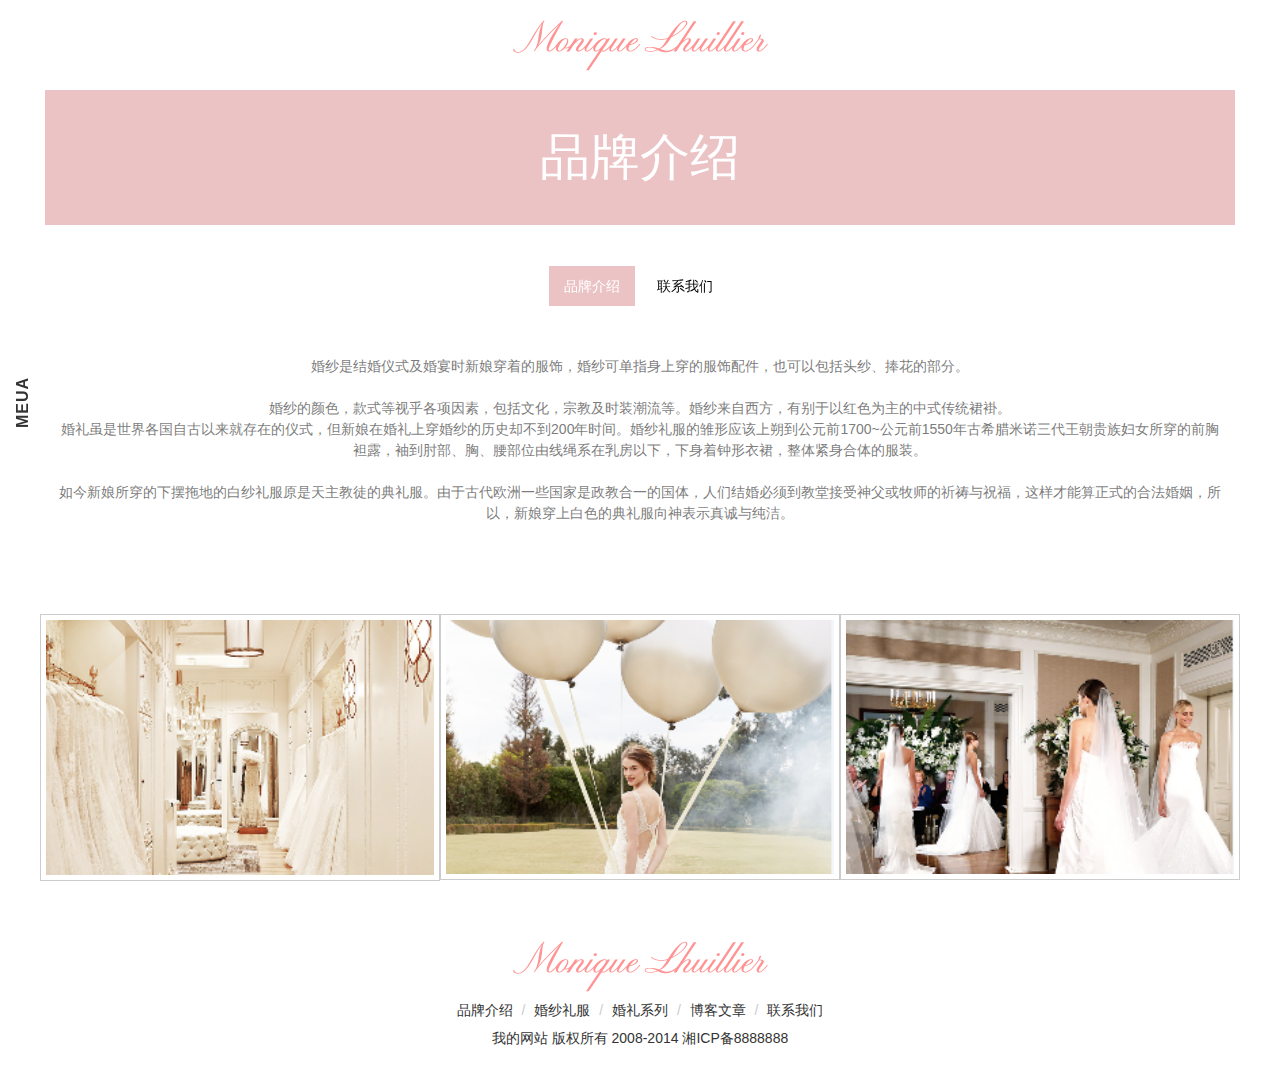
<file: pinpai.html>
<!doctype html>
<html lang="en">
<head>
    <meta charset="UTF-8">
    <meta name="viewport" content="width=device-width, initial-scale=1.0, user-scalable=0, minimal-ui">
    <title>Document</title>
    <link href="css/bootstrap.min.css" rel="stylesheet" type="text/css"/>
    <link href="css/font-awesome.min.css" rel="stylesheet" type="text/css"/>
    <link href="css/style.css" rel="stylesheet" type="text/css"/>
    <link href="css/shouye.css" rel="stylesheet" type="text/css"/>
    <link href="css/pages.css" rel="stylesheet" type="text/css"/>

</head>
<body>

<div class="econav">

    <nav class="navbar navbar-default met-nav navbar-fixed-top eco-left-nav" role="navigation">
        <div class="container">
            <div class="row">
                <div class="navbar-header">
                    <a href="index.htm" class="navbar-brand navbar-logo vertical-align" title="我的设计">
                        <h1 class='hide'>我的设计</h1>
                        <div class="vertical-align-middle"><img src="images/1494920015.png" alt="我的设计" title="我的设计" /></div>
                    </a>
                    <h2 class='hide'></h2>
                </div>
                <div class="pull-right econav">
                    <ul>
                        <li class="hidden-bar-opener">
                            <button type="button">
                                <i class="fa fa-bars"></i>
                            </button>
                        </li>
                    </ul>
                </div>

            </div>
        </div>
    </nav>

    <div class="un-hr-bar-l">

        <div class="hidden-bar right-align">
            <div class="fa fa-times"></div>

            <div class="hidden-bar-wrapper">
                <div class="side-menu side-menus">
                    <form class="ipt">
                        <div class="form-group">
                            <input type="email" class="form-control input-search" id="exampleInputEmail1" placeholder="请输入关键字">
                            <button class="btn btn-default input-search-btn" type="submit">
                                <i class="fa fa-search" aria-hidden="true"></i>
                            </button>
                        </div>
                    </form>
                </div>
                <ul class="navlist">
                    <li><a href="index.html">网页首页</a></li>
                    <li class="shownav" bol="false">
                        <a href="#">品牌介绍</a>
                        <span class="pull-right jia">+</span>
                        <ul class="smalllist" bol="false">
                            <li><a href="pinpai.html">品牌介绍</a></li>
                            <li><a href="count.html">联系我们</a></li>
                        </ul>
                    </li>
                    <li class="shownav">
                        <a href="#">婚纱礼服</a>
                        <span class="pull-right jia">+</span>
                        <ul class="smalllist">
                            <li><a href="hunsha.html">全部</a></li>
                            <li><a href="hunsha2016.html">2016年秋冬系列</a></li>
                            <li><a href="hunshachun.html">2017年春夏系列</a></li>
                            <li><a href="hunshaqiu.html">2017年春夏系列</a></li>
                        </ul>
                    </li>
                    <li class="shownav">
                        <a href="hunli.html">婚礼系列</a>
                        <span class="pull-right jia">+</span>
                        <ul class="smalllist">
                            <li><a href="#">全部</a></li>
                            <li><a href="#">2017FF年秋冬系列</a></li>
                            <li><a href="#">2017FS年春夏系列</a></li>
                            <li><a href="#">2017SS年春夏系列</a></li>
                            <li><a href="#">2017SS年春夏系列</a></li>
                        </ul>
                    </li>
                    <li><a href="boke.html">博客文章</a></li>
                    <li><a href="count.html">联系我们</a></li>
                </ul>
                <div class="textabout">
                    <p>
                        DECA<br>
                        四川省成都市锦江区岳麓大街体育西路<br>岳麓南路256号<br>
                        <a href="mailto:12345678@qq.com">12345678@qq.com</a><br>
                        86-1234567890
                    </p>
                </div>
            </div>
      </div>
        <div class="un-hr-bar-r">
            <span>MEUA</span>
        </div>
    </div>
 </div>

<div class="mina">
    <h2>品牌介绍</h2>
    <ul class=" nav nav-tabs text-center">
        <li class="active"><a href="pinpai.html"> 品牌介绍</a></li>
        <li><a href="count.html"> 联系我们</a></li>
    </ul>
    <div class="pintext">
        <p>婚纱是结婚仪式及婚宴时新娘穿着的服饰，婚纱可单指身上穿的服饰配件，也可以包括头纱、捧花的部分。<br/><br/>婚纱的颜色，款式等视乎各项因素，包括文化，宗教及时装潮流等。婚纱来自西方，有别于以红色为主的中式传统裙褂。<br/>婚礼虽是世界各国自古以来就存在的仪式，但新娘在婚礼上穿婚纱的历史却不到200年时间。婚纱礼服的雏形应该上朔到公元前1700~公元前1550年古希腊米诺三代王朝贵族妇女所穿的前胸袒露，袖到肘部、胸、腰部位由线绳系在乳房以下，下身着钟形衣裙，整体紧身合体的服装。<br/><br/>如今新娘所穿的下摆拖地的白纱礼服原是天主教徒的典礼服。由于古代欧洲一些国家是政教合一的国体，人们结婚必须到教堂接受神父或牧师的祈祷与祝福，这样才能算正式的合法婚姻，所以，新娘穿上白色的典礼服向神表示真诚与纯洁。</p>
        <div class="row pinpic">
            <div class="col-md-4 pick"><img src="images/15.png" class="img-responsive"/></div>
            <div class="col-md-4 pick"><img src="images/16.png" class="img-responsive"/></div>
            <div class="col-md-4 pick"><img src="images/17.png" class="img-responsive"/></div>
        </div>
    </div>

</div>
<footer>
    <div class="navfoot  text-center">
        <div class="container">
            <p class="diceng"><img src="images/1494920015.png" class="img-responsive" /></p>
            <ul class="breadcrumb">

                <li><a href="index-1.htm"   title="品牌介绍">品牌介绍</a></li>

                <li><a href="index-2.htm"   title="婚纱礼服">婚纱礼服</a></li>

                <li><a href="index-3.htm"   title="婚礼系列">婚礼系列</a></li>

                <li><a href="#"  title="博客文章">博客文章</a></li>

                <li><a href="#"   title="联系我们">联系我们</a></li>
            </ul>
        </div>
    </div>
    <div class="container text-center">
        <p>我的网站 版权所有 2008-2014 湘ICP备8888888 </p>
    </div>
</footer>

</body>
</html>
<script src="js/jquery-1.11.3.min.js"></script>
<script src="js/bootstrap.min.js"></script>
<script src="js/gonggong.js"></script>
</file>
<file: css/style.css>
html{
    font-size:100px;
}
body {
    font-family: "Helvetica Neue",Helvetica,Arial,sans-serif;
    color: #333;
    background-color: #fff;
    line-height: 0;
}
*{
    margin:0;
    padding: 0;
}
ul{
    list-style: none;
}
a{
    text-decoration:none;
}
.econav{
    position: relative;
}


nav.eco-left-nav {
    text-align: center;
}
.animated {
    -webkit-animation-duration: 1s;
    animation-duration: 1s;
    animation-fill-mode: both;
}
.met-nav {
    background: rgba(255,255,255,0);
    margin-top: 0;
    margin-bottom: 0;
}
.navbar-logo img {
    max-height: 0.60rem;

}
nav.eco-left-nav,.navbar-header,.navbar-brand {
    float: none;
}
.navbar-header{
    float: none;
}

.met-nav.eco-left-nav .econav {
    display: none;
}
.navbar-fixed-bottom, .navbar-fixed-top{
    position: fixed;
    right: 0;
    left: 0;
    z-index: 0;
}
.navbar-default{
    border: none;
}

@media (max-width: 768px) {/*当宽度小于768时*/
    .navbar-header{
        float: left;
    }
    .met-nav.eco-left-nav .econav {
        display: inline-block;
    }
    .met-nav .econav>ul>li button {
        margin-top: 0.26rem;
        padding: 10px 10px!important;
        background: #ebc3c5;
        color: #fff;
        border: none;
    }
    .met-nav .fa-bars{
        font-size:0.2rem;
    }
    .econav .un-hr-bar-l{
        width: 100vw;
    }
}
@media (min-width:769px) {
    .un-hr-bar-r{
        position: absolute;
        width: 0.46rem;
        left:45vw;
        top:45vh;
        transform: rotate(-90deg);
    }
    .un-hr-bar-r span{
        text-transform: uppercase;
        letter-spacing: 1px;
        font-size: 16px;
        font-weight: 700;
        cursor: pointer;
    }
}
.un-hr-bar-l{
    position: relative;
    z-index: 1602;
    height: 100vh;
    width: 45vw;
    padding-left: 20px;
    background: #fff;
    position: fixed;
    transform:translate(-100%);
    padding-right: 0.1rem;
    top:0;

}
.weiyi{
    transition:all 1s;
    transform:translate(-100%);
}
.weiyitwo{
    transition:all 1s;
    transform:translate(0);
}

.un-hr-bar-l .hidden-bar {
    width: auto;
    position: relative;
    height: 100%;
}
.un-hr-bar-l .fa-times{
    font-size: 0.25rem;
    float: right;
    margin-bottom: 0.1rem;
    cursor: pointer;
}
.un-hr-bar-l .fa-times:hover{
    color:#ebc3c5;
}

.hidden-bar {
    position: fixed;
    width: 45%;
    height: 100%;
    transition: all .7s ease;
    -moz-transition: all .7s ease;
    -webkit-transition: all .7s ease;
    -o-transition: all .7s ease;
}
.hidden-bar .ecoxiutwap {
    position: absolute;
    left: 0;
    right: 0;
    display: block;
    background: #fff;
    /*z-index: 999;*/
}
.hidden-bar .ecoxiutwap .met-nav-login {
    text-align: left;
}

.hidden-bar .ecoxiutwap .navbar-right {
    float: none!important;
}
.ipt{
    padding-top: 0.2rem;
}
.ipt .input-search{
    position: relative;
}
.ipt .input-search-btn{
    position: absolute;
    top:36px;
    right: 1px;
    border: none;
}
.navlist li{
    margin: 0.1rem;
    cursor: pointer;
}
.navlist li a{
    font-size: 0.17rem;
    color:#323232;
    line-height: 0.24rem;
}
.navlist li a:hover{
    color: #ebc3c5;
}
.ac{
    border-left:2px solid #ebc3c5;
}
.navlist li span{
    font-weight: bold;
    font-size: 0.2rem;
}
.navlist .smalllist{
    display:none;
}
.textabout p{
    line-height:0.3rem;
}

.breadcrumb {
    background-color:#fff;
}

footer{
    padding: 0.1rem 0 0.4rem;
}
.navfoot .diceng{
    text-align: center;
}
.navfoot .diceng img{
    display: inline-block;
}
.navfoot ul a{
    color: #323232;
    border-color: #323232;
    text-transform: uppercase;
}
</file>
<file: css/shouye.css>
.banner{
    margin: 1rem 0.4rem 0.45rem;
    padding: 0 0.4rem;
}
.tit{
    text-align: center;
    margin-bottom: 10px;
}
.tit .h3{
    color: #323232;
}
hr {
    margin-top: 0px;
    margin-bottom: 0px;
    border: 0;
    border-top: 1px solid #ccc;
    display: inline-block;

}
.lin1{
    width: 65px;
}
.lin2{
    width: 35px;
}
.carousel-inner img{
    width: 100%;
}
.col-lg-1, .col-lg-10, .col-lg-11, .col-lg-12, .col-lg-2, .col-lg-3, .col-lg-4, .col-lg-5, .col-lg-6, .col-lg-7, .col-lg-8, .col-lg-9, .col-md-1, .col-md-10, .col-md-11, .col-md-12, .col-md-2, .col-md-3, .col-md-4, .col-md-5, .col-md-6, .col-md-7, .col-md-8, .col-md-9, .col-sm-1, .col-sm-10, .col-sm-11, .col-sm-12, .col-sm-2, .col-sm-3, .col-sm-4, .col-sm-5, .col-sm-6, .col-sm-7, .col-sm-8, .col-sm-9, .col-xs-1, .col-xs-10, .col-xs-11, .col-xs-12, .col-xs-2, .col-xs-3, .col-xs-4, .col-xs-5, .col-xs-6, .col-xs-7, .col-xs-8, .col-xs-9 {
    position: relative;
    min-height: 1px;
    padding-right: 0px;
    padding-left: 0px;
}
.inpic .pic1{
    position: relative;
    padding: 0 0.1rem;
}
/*.inpic .pic1 img:hover{*/
    /*!*transform:scale(1.2);*!*/
    /*!*overflow: hidden;*!*/
/*}*/



.inpic .pic1:hover .motai{
    display: block;
    width: 100%;
    height: 100%;
    background:#fff;
    position: absolute;
    margin-bottom: 0px;
    top:0;
    opacity: 0.6;
    text-align: center;
}
.inpic .pic1:hover img{
    transition: all 2s;
    transform: scale(1.2,1.2);
}
.inpic .pic1:hover{
    overflow: hidden;
}
.pic1:hover .motai h3{
    color: #000;
    margin-top: 1rem;
}
.inpic .motai{
    position: absolute;
    top:0;
    display: none;
    padding: 0.4rem 0.4rem;
    transform: scale(1.2,1.2);
}
.inpic .motai p{
    line-height: 0.21rem;
    font-size: 0.1rem;
}
.inpic .pic1 img{
    width: 100%;
}
.myvideo{
    position: relative;
}
#link{
    font-size: 0.15rem;
    width: 12vw;
    background: #fff;
    height: 4vh;
    line-height: 4vh;
    position: absolute;
    top:44%;
    left: 36%;
    text-align: center;
}
.nexsfabu{
    margin-top: 0.64rem;
}
.xinwen{
    text-align: center;
    padding: 0 0.6rem;
}

.xinwen .textp{
    line-height: 0.35rem;
    font-size: 0.15rem;
    text-indent: 2em;
    text-align: left;
}
.meitibot{
    margin-top:0.64rem;
}
.smallpic img{
    width: 0.85rem;
}
.meitibot p{
    line-height: 0.18rem;
    color: #656565;
    font-size: 0.14rem;

}
.leftmei{
    padding: 0.15rem 0.45rem;

}
.leftmei .media {
    margin-top: 51px;
}
.rightpic{
    padding-left: 0.65rem;
}
.backg{
    margin-top:0.64rem;
    background-image: url("../images/1495010997.jpg");
    background-attachment: fixed;
}
.backg .opct{
    height: 100%;
    background: #fff;
    opacity: 0.8;
}
.backg ul{
    padding: 1.1rem;
    text-align: center;
}
.backg ul li{
    float: left;
    width: 25%;
}
.backg  li h3{
    font-size: 0.45rem;
    color: #000;
}
.thumbnail {
    display: block;
    padding: 4px;
    margin-bottom: 20px;
    line-height: 1.42857143;
    background-color: #fff;
    border:none;
    border-radius: 0px;
    overflow: hidden;
}
.thumbnail img{
    width: 100%;
}
.thumbnail .picfan{
    width: 100%;
    height: 100%;
    overflow: hidden;
    display: inline-block;
}
.thumbnail img:hover{
    transition: all 3s;
    transform:scale(1.2);
}
.thumbnail .caption span{
    color:#999;
    font-size: 0.14rem;
}
.thumbnail .caption h4{
    font-weight:600;
    line-height: 0.22rem;
    color: #000;
}
.thumbnail .caption p{
    color:#999;
    font-size: 0.16rem;
}
</file>
<file: css/pages.css>
.mina{
    padding: 0.7rem 0.45rem 0.5rem;
}
.mina h2{
    width: 100%;
    padding: 0.4rem 0;
    background:#ebc3c5;
    text-align: center;
    color: #fff;
    font-size: 0.5rem;
}
.nav-tabs>li.active>a, .nav-tabs>li.active>a:focus, .nav-tabs>li.active>a:hover {
    color: #fff;
    cursor:pointer;
    background-color: #ebc3c5;
    border: none;
    border-radius: 0;

}

.nav-tabs {
    border-bottom:none;
    text-align: center;
    padding-top: 0.3rem;
}
.nav-tabs a{
    color: #000;
}
.nav-tabs li{
    display: inline-block;
    float: none;

}
.pintext{
    padding: 0 0.5rem;
}
.pintext p{
    padding: 0.5rem 0 0.8rem;
    text-align: center;
    line-height: 0.21rem;
    color: rgba(89, 89, 89,0.8);
    font-size: 0.14rem;
}
.pinpic .pick{
    border: 1px solid #ccc;
    padding: 0.05rem;
}
.pinpic .pick img{
    width: 100%;
}
@media (min-width: 375px) {
    .pintext{
        padding: 0 0.1rem;
    }
    .ctext{
        padding:0;
    }

}
@media (min-width:1340px) {

    .ctext{
        padding: 0.25rem 1.5rem;
    }
}

@media (min-width:1340px) {
    .pintext{
        padding: 0 2.5rem;
    }
    .ctext{
        padding: 0.25rem 2.5rem;
    }
}
.ctext .tit{
    text-align: left;
}
.conbot{
    background: #fafafa;
    padding: 0.6rem 0.3rem 0.95rem;
}
.conbot .form-control {
    display: block;
    width: 100%;
    height: 34px;
    padding: 6px 12px;
    font-size: 14px;
    line-height: 1.42857143;
    color: #555;
    background-color: #fafafa;
    background-image: none;
    border:none;
    border-radius: 0px;
    -webkit-box-shadow: inset 0 1px 1px rgba(0,0,0,.075);
    box-shadow: inset 0 1px 1px rgba(0,0,0,.075);
    -webkit-transition: border-color ease-in-out .15s,-webkit-box-shadow ease-in-out .15s;
    -o-transition: border-color ease-in-out .15s,box-shadow ease-in-out .15s;
    transition: border-color ease-in-out .15s,box-shadow ease-in-out .15s;
}
.conbot label {
    margin-bottom: 0.17rem;
}
.conbot .lianxi{
    margin-top: 0.45rem;
}
.conright{
    background: #efefef;
    padding: 0.6rem 0.3rem 0.8rem;
}
.conright .ritext textarea{
}
.ctext label {
    margin-bottom: 0.23rem;
}
.conright .ribtn{
    background: #202020;
    color: #fff;
    font-size: 0.15rem;
    padding: 0.19rem 0.15rem;
    border: none;
}
.conright .ribtn:hover{
    background:#ebc3c5 ;
}

.quanbupic{
    padding-left: 1.1rem;
    padding-top: 0.45rem;
}
.quanbupic .col-md-2{
    margin-right: 0.1rem;
}

.quanbupic .lefttx{
    width: 40%;
    padding: 0.2rem 0.3rem;
    display: inline-block;

}
.quanbupic .topxuan{
    display: inline-block;
    position: relative;
    overflow: hidden;
}
.quanbupic .topxuan:hover .motaihun{
    display: block;
    position: absolute;
    top:0;
    left:0;
    width: 100%;
    height: 100%;
    background: #fff;
    opacity: 0.8;
    text-align: center;

}
.quanbupic .topxuan:hover .huntop img{
    transition: all 2s;
    transform: scale(1.2,1.2);
}
.quanbupic .motaihun{
    display:none;
}
.quanbupic .btn-primary {
    color: #fff;
    background-color: #000;
    border-color: #000;
}
.quanbupic .fade .picrit{
    width: 59%;
    display: inline-block;
    padding: 0.2rem 0;
}
.quanbupic .fade img{
    width: 100%;

}
.quanbupic .fade p{
    line-height: 0.24rem;
    text-indent: 2em;
    padding: 0.35rem 0;
}
.quanbupic .fade strong{
    font-size: 0.26rem;
    margin: 0.2rem 0;
    display: inline-block;
}
.quanbupic .fade button{
    background: #000;
    padding: 0.2rem;
    border: none;
    color: #fff;
    margin: 0.8rem 0.1rem 0.2rem;
}
.boke{
    padding: 0 0.29rem;

}
.bomian table,td,tr{
    background-color: #fff;
    border: none;
}
.table>tbody>tr>td, .table>tbody>tr>th, .table>tfoot>tr>td, .table>tfoot>tr>th, .table>thead>tr>td, .table>thead>tr>th {
    border-top: 1px solid #fff;
}
.bomian .panel-default>.panel-heading{
    color: #333;
    background-color: #fff;
    border: none;
    border-top:none;
    overflow: hidden;
}
.bomian .panel-default>.panel-heading:hover{
    transition: all 2s;
    transform: scale(1.2,1.2);
}
.bomian .panel-heading {
    border-bottom:none;
}
.bomian .panel-default{
    border-color: #fff;
}
</file>
